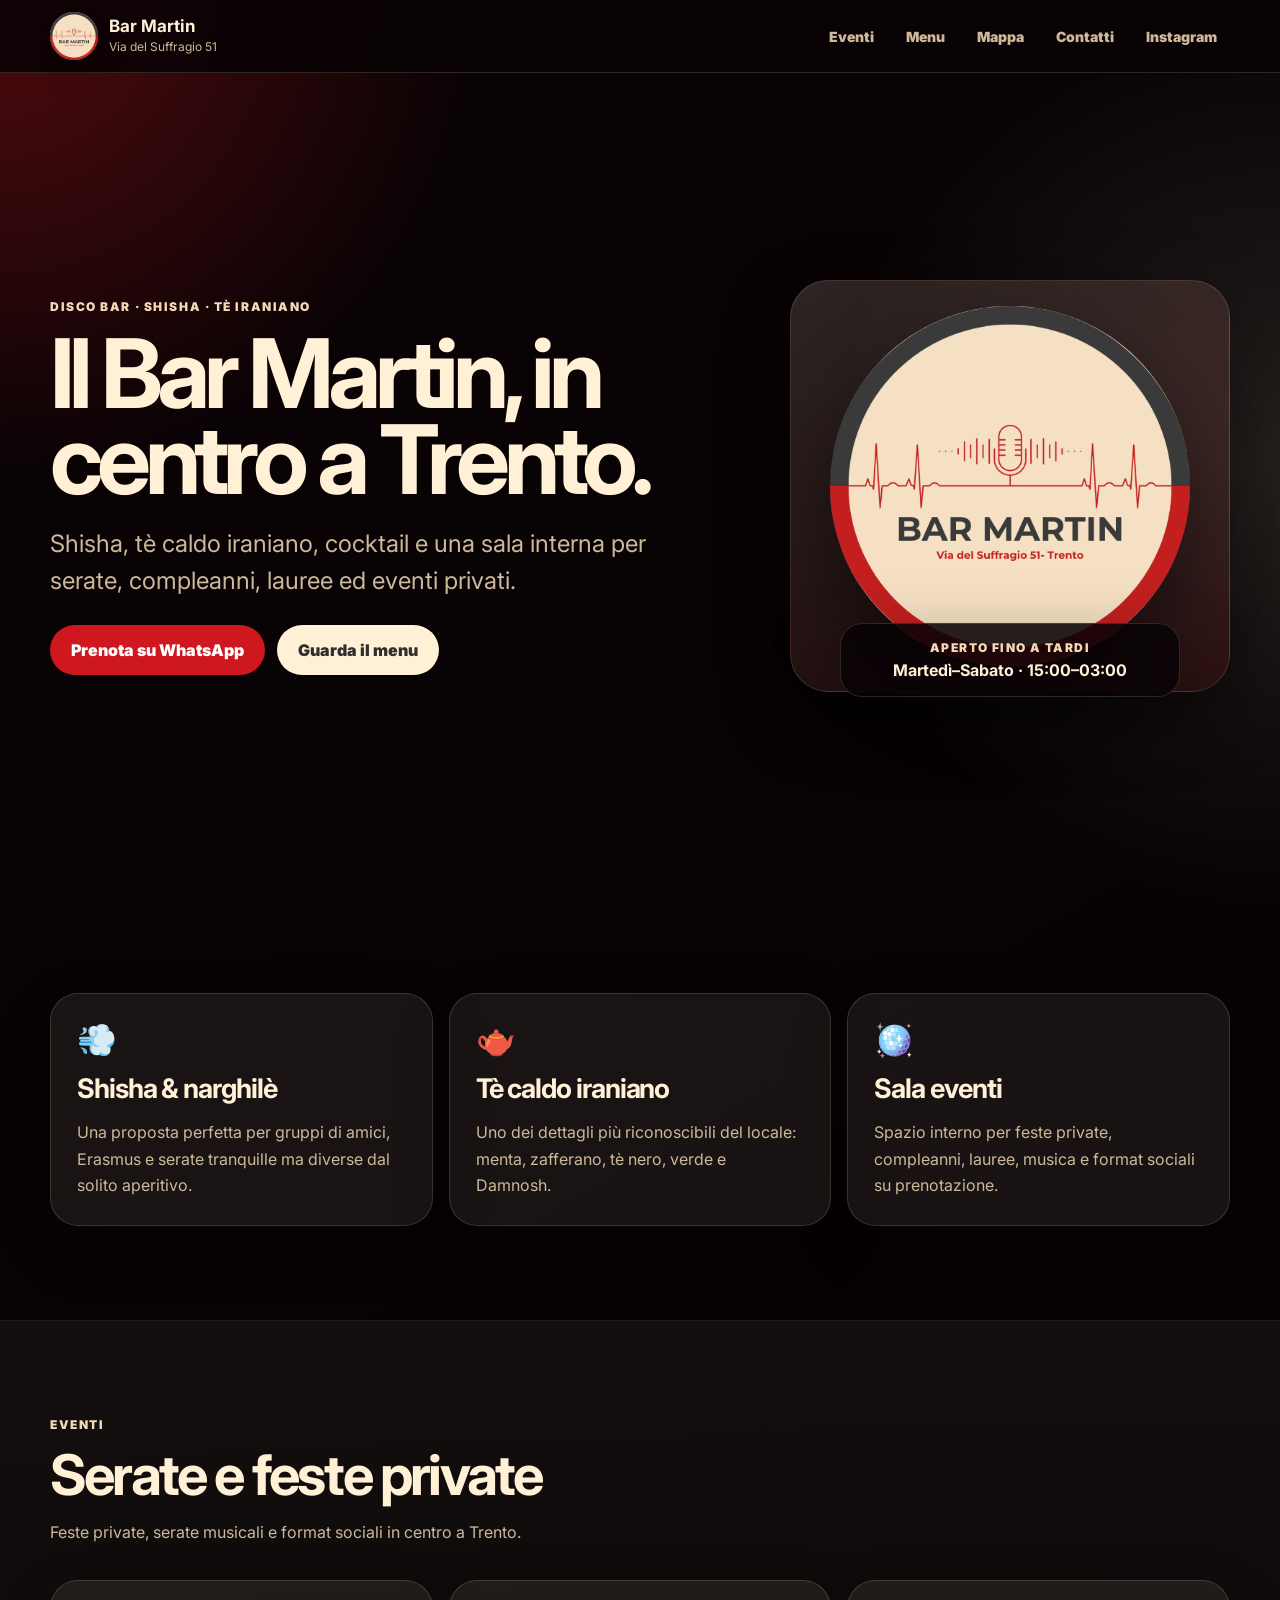
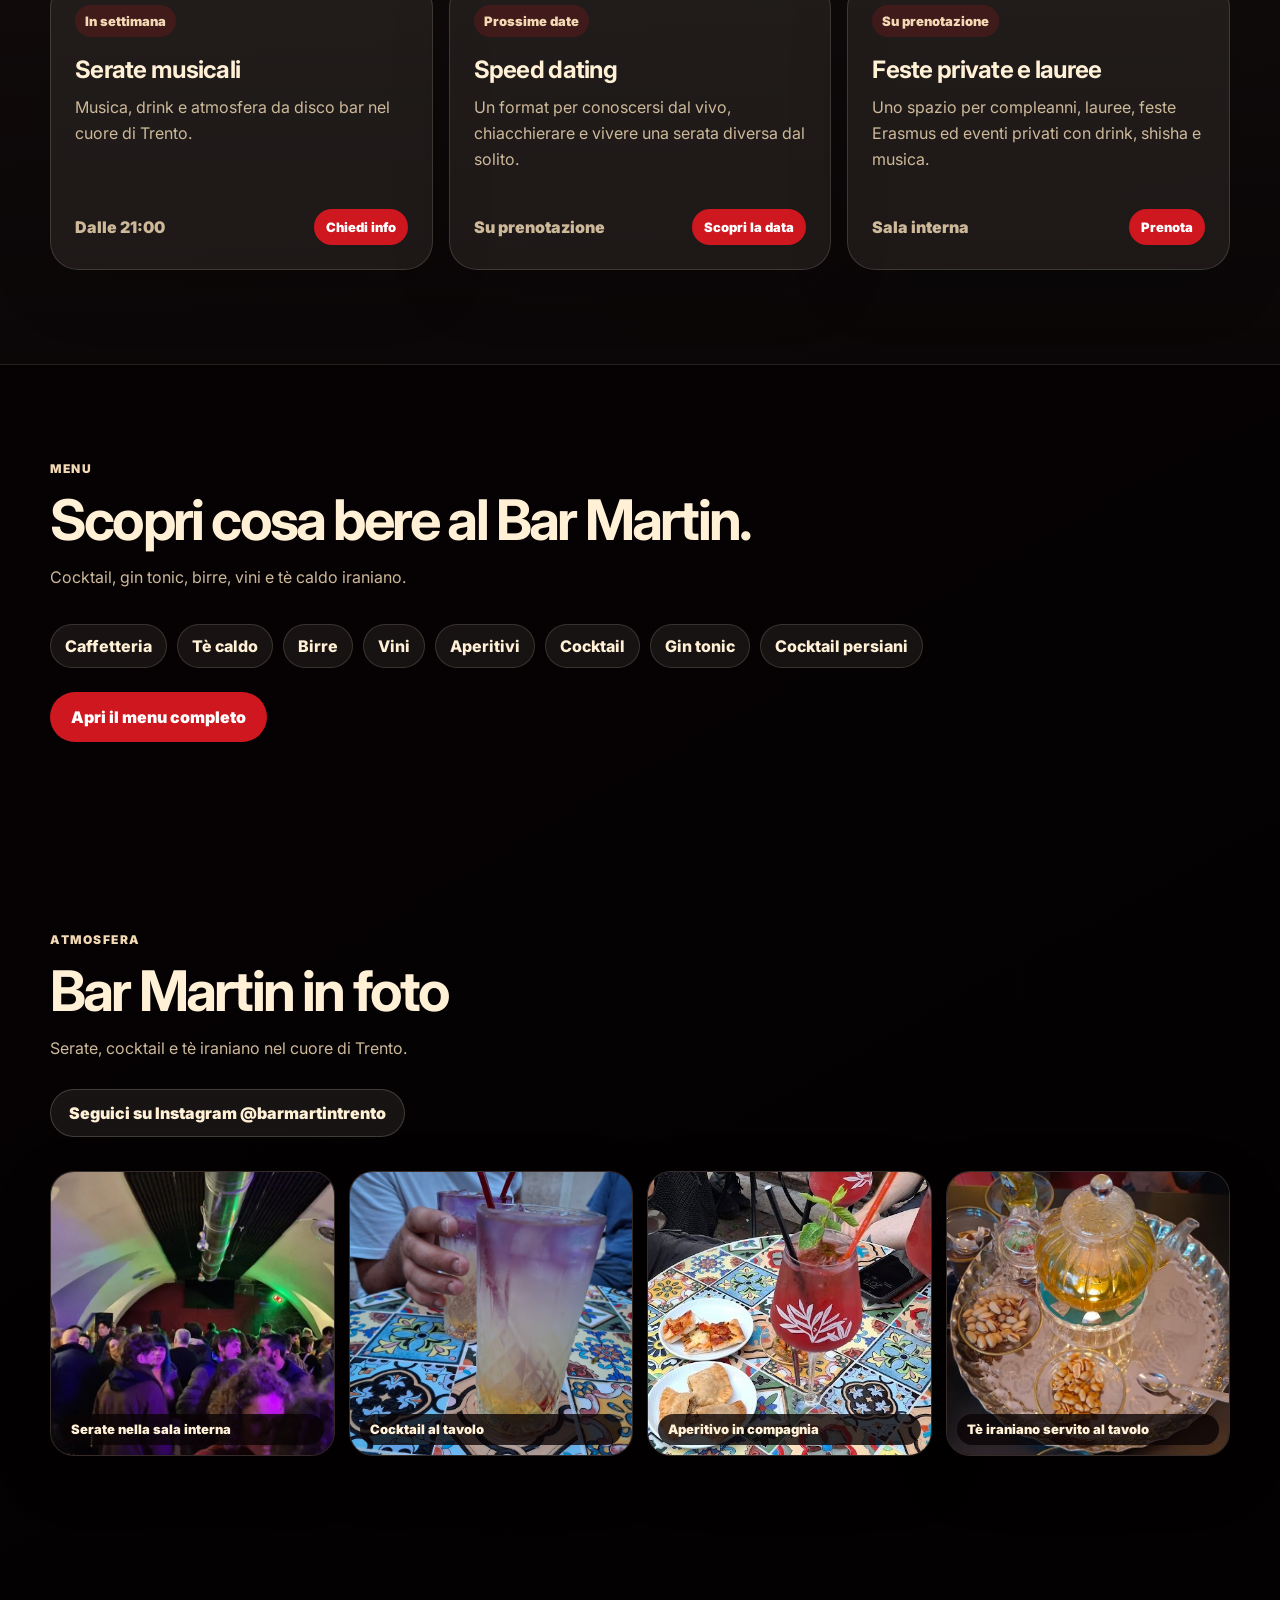
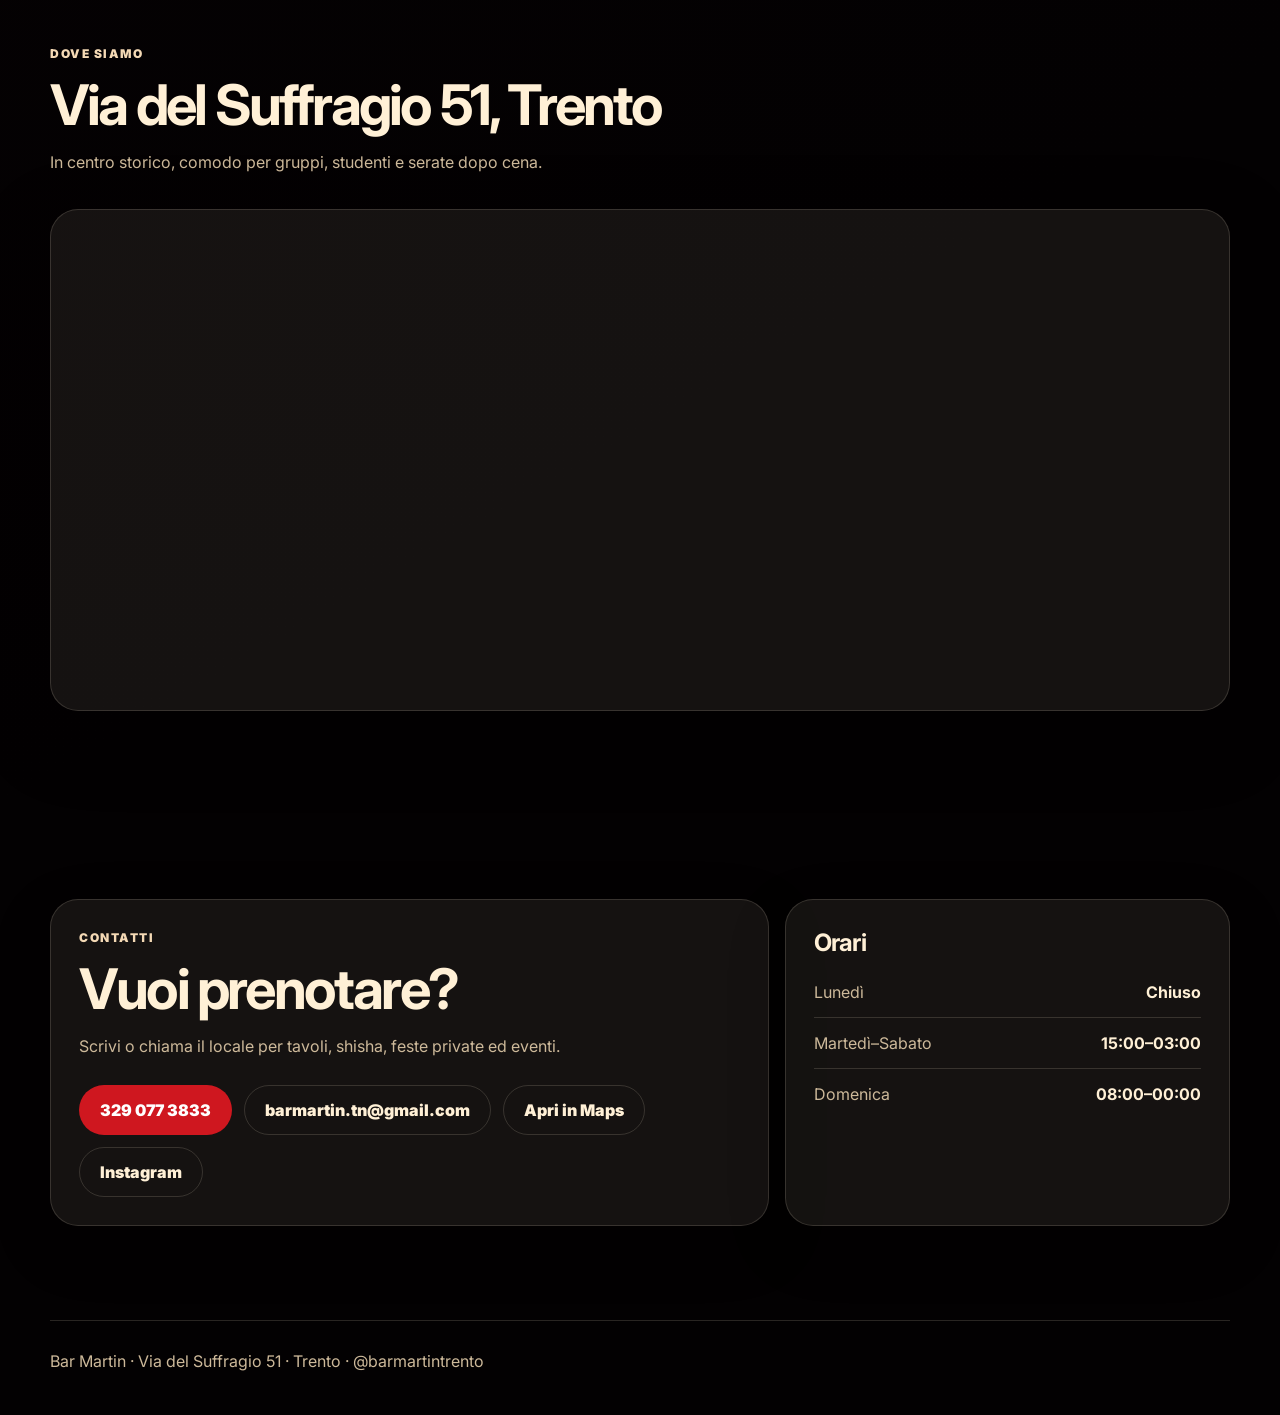
<file: index.html>
<!doctype html>
<html lang="it">
<head>
  <meta charset="utf-8" />
  <meta name="viewport" content="width=device-width, initial-scale=1" />
  <title>Bar Martin Trento | Shisha, tè iraniano e serate in centro</title>
  <meta name="description" content="Bar Martin in Via del Suffragio 51 a Trento: shisha, tè iraniano, cocktail, eventi e feste private nel cuore della città." />
  <meta property="og:title" content="Bar Martin Trento" />
  <meta property="og:description" content="Shisha, tè iraniano, cocktail ed eventi in Via del Suffragio 51 a Trento." />
  <meta property="og:type" content="website" />
  <link rel="preconnect" href="https://fonts.googleapis.com">
  <link rel="preconnect" href="https://fonts.gstatic.com" crossorigin>
  <link href="https://fonts.googleapis.com/css2?family=Inter:wght@400;600;700;800;900&display=swap" rel="stylesheet">
  <link rel="stylesheet" href="css/martin.css?v=20260701-3" />
  <link rel="stylesheet" href="css/assets.css?v=20260701-8" />
</head>
<body>
  <header class="topbar" id="top">
    <a class="brand" href="index.html" aria-label="Bar Martin Trento">
      <span class="logo-emblem" aria-hidden="true"></span>
      <span>
        <strong>Bar Martin</strong>
        <small>Via del Suffragio 51</small>
      </span>
    </a>
    <button class="nav-toggle" id="navToggle" aria-label="Apri menu">☰</button>
    <nav class="nav" id="navMenu" aria-label="Navigazione principale">
      <a href="#eventi">Eventi</a>
      <a href="menu.html">Menu</a>
      <a href="#mappa">Mappa</a>
      <a href="#contatti">Contatti</a>
      <a href="https://www.instagram.com/barmartintrento/" target="_blank" rel="noopener">Instagram</a>
    </nav>
  </header>

  <main>
    <section class="hero">
      <div class="hero-copy reveal">
        <p class="eyebrow">Disco bar · Shisha · Tè iraniano</p>
        <h1>Il Bar Martin, in centro a Trento.</h1>
        <p class="lead">Shisha, tè caldo iraniano, cocktail e una sala interna per serate, compleanni, lauree ed eventi privati.</p>
        <div class="actions">
          <a class="btn primary" href="https://wa.me/393290773833?text=Ciao%20Bar%20Martin%2C%20vorrei%20prenotare" target="_blank" rel="noopener">Prenota su WhatsApp</a>
          <a class="btn secondary" href="menu.html">Guarda il menu</a>
        </div>
      </div>
      <div class="hero-visual reveal delay-1">
        <div class="hero-logo" aria-label="Logo Bar Martin"></div>
        <div class="quick-card">
          <span>Aperto fino a tardi</span>
          <strong>Martedì–Sabato · 15:00–03:00</strong>
        </div>
      </div>
    </section>

    <section class="section intro-grid" aria-label="Punti forti del Bar Martin">
      <article class="info-card reveal">
        <span class="icon">💨</span>
        <h2>Shisha & narghilè</h2>
        <p>Una proposta perfetta per gruppi di amici, Erasmus e serate tranquille ma diverse dal solito aperitivo.</p>
      </article>
      <article class="info-card reveal delay-1">
        <span class="icon">🫖</span>
        <h2>Tè caldo iraniano</h2>
        <p>Uno dei dettagli più riconoscibili del locale: menta, zafferano, tè nero, verde e Damnosh.</p>
      </article>
      <article class="info-card reveal delay-2">
        <span class="icon">🪩</span>
        <h2>Sala eventi</h2>
        <p>Spazio interno per feste private, compleanni, lauree, musica e format sociali su prenotazione.</p>
      </article>
    </section>

    <section id="eventi" class="section soft-panel">
      <div class="section-title reveal">
        <p class="eyebrow">Eventi</p>
        <h2>Serate e feste private</h2>
        <p>Feste private, serate musicali e format sociali in centro a Trento.</p>
      </div>
      <div class="events-list" id="eventsGrid"></div>
    </section>

    <section class="section menu-teaser">
      <div class="section-title reveal">
        <p class="eyebrow">Menu</p>
        <h2>Scopri cosa bere al Bar Martin.</h2>
        <p>Cocktail, gin tonic, birre, vini e tè caldo iraniano.</p>
      </div>
      <div class="teaser-cards reveal delay-1">
        <span>Caffetteria</span>
        <span>Tè caldo</span>
        <span>Birre</span>
        <span>Vini</span>
        <span>Aperitivi</span>
        <span>Cocktail</span>
        <span>Gin tonic</span>
        <span>Cocktail persiani</span>
      </div>
      <a class="btn primary wide-mobile" href="menu.html">Apri il menu completo</a>
    </section>

    <section class="section gallery-section" aria-label="Foto del locale">
      <div class="section-title reveal">
        <p class="eyebrow">Atmosfera</p>
        <h2>Bar Martin in foto</h2>
        <p>Serate, cocktail e tè iraniano nel cuore di Trento.</p>
        <a class="social-link" href="https://www.instagram.com/barmartintrento/" target="_blank" rel="noopener">Seguici su Instagram @barmartintrento</a>
      </div>
      <div class="gallery-grid">
        <figure class="photo-card reveal">
          <img src="images/foto-sala-eventi.jpg" alt="Sala interna del Bar Martin durante un evento" loading="lazy">
          <figcaption>Serate nella sala interna</figcaption>
        </figure>
        <figure class="photo-card reveal delay-1">
          <img src="images/foto-cocktail-lilla.jpg" alt="Cocktail lilla serviti al Bar Martin" loading="lazy">
          <figcaption>Cocktail al tavolo</figcaption>
        </figure>
        <figure class="photo-card reveal">
          <img src="images/foto-aperitivo-cocktail-rossi.jpg" alt="Cocktail rossi e aperitivo al Bar Martin" loading="lazy">
          <figcaption>Aperitivo in compagnia</figcaption>
        </figure>
        <figure class="photo-card reveal delay-1">
          <img src="images/foto-te-iraniano.jpg" alt="Tè iraniano servito al Bar Martin" loading="lazy">
          <figcaption>Tè iraniano servito al tavolo</figcaption>
        </figure>
      </div>
    </section>

    <section id="mappa" class="section map-section">
      <div class="section-title reveal">
        <p class="eyebrow">Dove siamo</p>
        <h2>Via del Suffragio 51, Trento</h2>
        <p>In centro storico, comodo per gruppi, studenti e serate dopo cena.</p>
      </div>
      <div class="map-card reveal delay-1">
        <iframe title="Mappa Bar Martin Trento" loading="lazy" referrerpolicy="no-referrer-when-downgrade" src="https://www.google.com/maps?q=Bar%20Martin%20Via%20del%20Suffragio%2051%20Trento&output=embed"></iframe>
      </div>
    </section>

    <section id="contatti" class="section contact-section">
      <div class="contact-card reveal">
        <p class="eyebrow">Contatti</p>
        <h2>Vuoi prenotare?</h2>
        <p>Scrivi o chiama il locale per tavoli, shisha, feste private ed eventi.</p>
        <div class="contact-actions">
          <a href="tel:+393290773833">329 077 3833</a>
          <a href="mailto:barmartin.tn@gmail.com">barmartin.tn@gmail.com</a>
          <a href="https://www.google.com/maps/search/?api=1&query=Bar%20Martin%20Via%20del%20Suffragio%2051%20Trento" target="_blank" rel="noopener">Apri in Maps</a>
          <a href="https://www.instagram.com/barmartintrento/" target="_blank" rel="noopener">Instagram</a>
        </div>
      </div>
      <div class="hours-card reveal delay-1">
        <h3>Orari</h3>
        <ul>
          <li><span>Lunedì</span><strong>Chiuso</strong></li>
          <li><span>Martedì–Sabato</span><strong>15:00–03:00</strong></li>
          <li><span>Domenica</span><strong>08:00–00:00</strong></li>
        </ul>
      </div>
    </section>
  </main>

  <div class="mobile-cta" aria-label="Azioni rapide">
    <a href="menu.html">Menu</a>
    <a href="https://wa.me/393290773833?text=Ciao%20Bar%20Martin%2C%20vorrei%20prenotare" target="_blank" rel="noopener">Prenota</a>
  </div>

  <footer class="footer">
    <span>Bar Martin · Via del Suffragio 51 · Trento · @barmartintrento</span>
  </footer>

  <script src="js/content.js?v=20260701-3"></script>
  <script src="js/app.js?v=20260701-3"></script>
</body>
</html>
</file>
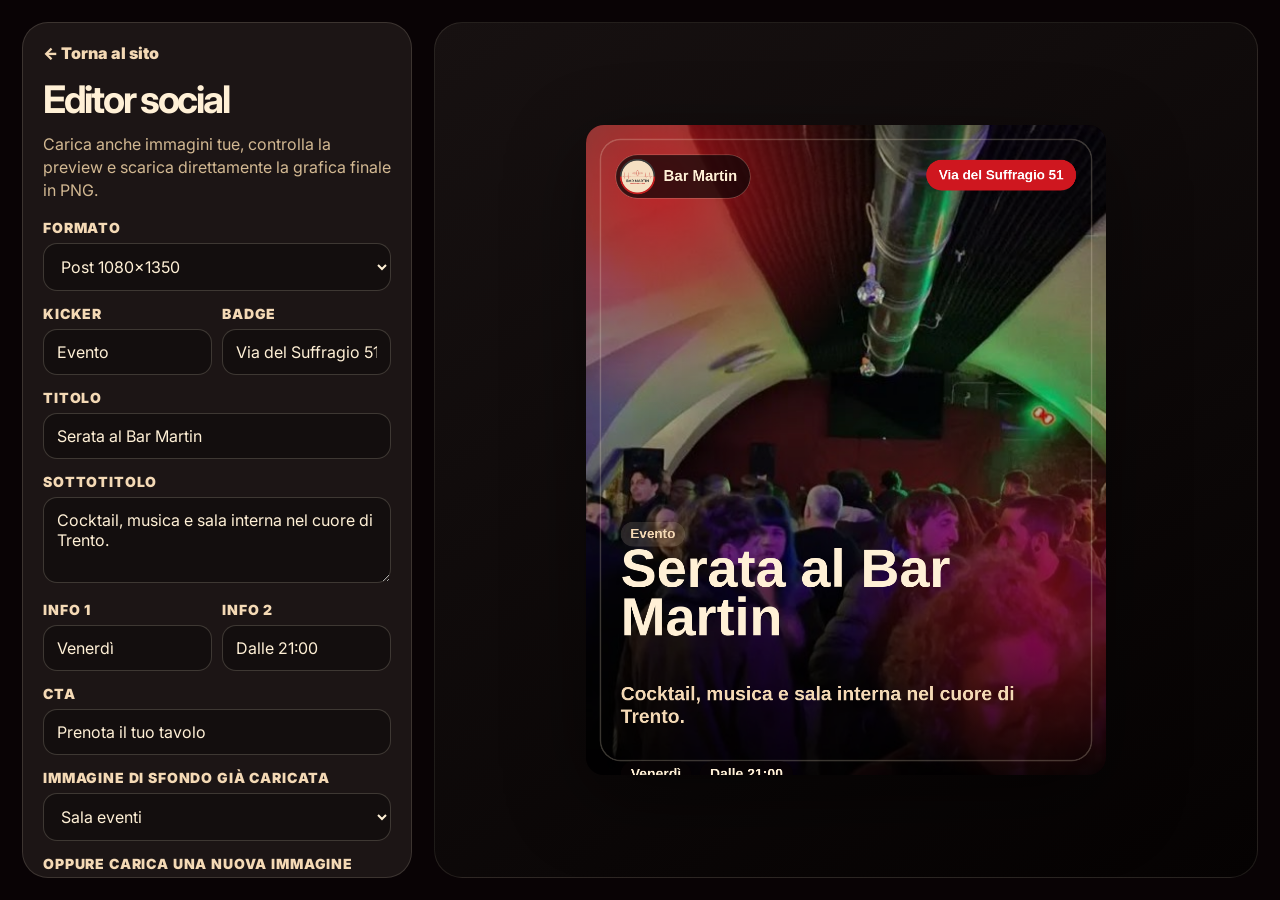
<file: editor-social.html>
<!doctype html>
<html lang="it">
<head>
  <meta charset="utf-8" />
  <meta name="viewport" content="width=device-width, initial-scale=1" />
  <title>Editor social | Bar Martin</title>
  <link rel="preconnect" href="https://fonts.googleapis.com">
  <link rel="preconnect" href="https://fonts.gstatic.com" crossorigin>
  <link href="https://fonts.googleapis.com/css2?family=Inter:wght@400;700;800;900&display=swap" rel="stylesheet">
  <style>
    :root{--night:#090305;--red:#cf171f;--cream:#fff0d6;--gold:#f4d9b5;--muted:#d2b892}
    *{box-sizing:border-box} body{margin:0;background:var(--night);color:var(--cream);font-family:Inter,Arial,sans-serif}
    .app{min-height:100vh;display:grid;grid-template-columns:390px 1fr;gap:22px;padding:22px}
    .panel{background:rgba(255,240,214,.08);border:1px solid rgba(255,240,214,.14);border-radius:26px;padding:20px;max-height:calc(100vh - 44px);overflow:auto}
    .toplink{color:var(--gold);font-weight:900;text-decoration:none} h1{font-size:38px;line-height:.95;margin:18px 0 8px;letter-spacing:-.06em} p{color:var(--muted);line-height:1.45}
    label{display:block;margin:14px 0 7px;color:var(--gold);font-weight:900;font-size:14px;text-transform:uppercase;letter-spacing:.06em}
    input,textarea,select{width:100%;border:1px solid rgba(255,240,214,.18);background:rgba(0,0,0,.30);color:var(--cream);border-radius:14px;padding:12px 13px;font:inherit} input[type=file]{padding:10px;background:rgba(255,240,214,.06)} textarea{min-height:86px;resize:vertical}
    .row{display:grid;grid-template-columns:1fr 1fr;gap:10px}.actions{display:grid;grid-template-columns:1fr 1fr;gap:10px;margin-top:18px}.btn{border:0;border-radius:999px;padding:14px 18px;font-weight:950;background:var(--red);color:white;text-align:center;text-decoration:none;cursor:pointer}.btn.alt{background:var(--cream);color:#180607}.btn.full{grid-column:1/-1}
    .stage{min-height:calc(100vh - 44px);display:grid;place-items:center;background:linear-gradient(145deg,#171111,#050202);border:1px solid rgba(255,240,214,.10);border-radius:28px;overflow:auto;padding:28px}
    canvas{max-width:min(100%,520px);max-height:calc(100vh - 90px);border-radius:18px;box-shadow:0 24px 80px rgba(0,0,0,.42);background:#090305}.hint{font-size:13px;margin-top:12px}.hidden{display:none}
    @media(max-width:900px){.app{grid-template-columns:1fr}.panel{max-height:none}.stage{min-height:520px}canvas{max-height:620px}.actions{grid-template-columns:1fr}}
  </style>
</head>
<body>
  <main class="app">
    <section class="panel">
      <a class="toplink" href="index.html">← Torna al sito</a>
      <h1>Editor social</h1>
      <p>Carica anche immagini tue, controlla la preview e scarica direttamente la grafica finale in PNG.</p>

      <label>Formato</label>
      <select id="format"><option value="post">Post 1080×1350</option><option value="story">Story 1080×1920</option></select>

      <div class="row"><div><label>Kicker</label><input id="kicker" value="Evento"></div><div><label>Badge</label><input id="badge" value="Via del Suffragio 51"></div></div>
      <label>Titolo</label><input id="title" value="Serata al Bar Martin">
      <label>Sottotitolo</label><textarea id="subtitle">Cocktail, musica e sala interna nel cuore di Trento.</textarea>
      <div class="row"><div><label>Info 1</label><input id="date" value="Venerdì"></div><div><label>Info 2</label><input id="time" value="Dalle 21:00"></div></div>
      <label>CTA</label><input id="cta" value="Prenota il tuo tavolo">

      <label>Immagine di sfondo già caricata</label>
      <select id="image"><option value="foto-sala-eventi.jpg">Sala eventi</option><option value="foto-cocktail-lilla.jpg">Cocktail lilla</option><option value="foto-aperitivo-cocktail-rossi.jpg">Aperitivo</option><option value="foto-te-iraniano.jpg">Tè iraniano</option></select>
      <label>Oppure carica una nuova immagine</label>
      <input id="upload" type="file" accept="image/*">
      <p class="hint">L'immagine caricata resta solo nel tuo browser e non viene pubblicata sul sito.</p>

      <div class="actions">
        <button class="btn" id="randomText">Proposta rapida</button>
        <button class="btn alt" id="clearUpload">Usa foto sito</button>
        <button class="btn full" id="downloadBtn">Scarica PNG finale</button>
      </div>
    </section>
    <section class="stage"><canvas id="canvas" width="1080" height="1350"></canvas></section>
  </main>

  <script>
    const $ = id => document.getElementById(id);
    const canvas = $('canvas');
    const ctx = canvas.getContext('2d');
    const fields = ['format','kicker','badge','title','subtitle','date','time','cta','image'];
    let bg = new Image();
    let logo = new Image();
    let customBgData = '';
    bg.crossOrigin = 'anonymous';
    logo.crossOrigin = 'anonymous';
    logo.src = 'images/logo.png';

    function bgPath(){ return customBgData || 'images/' + $('image').value; }

    function loadBg(){
      bg = new Image();
      bg.crossOrigin = 'anonymous';
      bg.onload = draw;
      bg.src = bgPath();
    }

    function fitImage(img, x, y, w, h){
      const ir = img.width / img.height;
      const r = w / h;
      let sw, sh, sx, sy;
      if(ir > r){ sh = img.height; sw = sh * r; sx = (img.width - sw) / 2; sy = 0; }
      else { sw = img.width; sh = sw / r; sx = 0; sy = (img.height - sh) / 2; }
      ctx.drawImage(img, sx, sy, sw, sh, x, y, w, h);
    }

    function roundRect(x,y,w,h,r){
      ctx.beginPath();
      ctx.moveTo(x+r,y); ctx.arcTo(x+w,y,x+w,y+h,r); ctx.arcTo(x+w,y+h,x,y+h,r); ctx.arcTo(x,y+h,x,y,r); ctx.arcTo(x,y,x+w,y,r); ctx.closePath();
    }

    function wrapText(text, x, y, maxWidth, lineHeight, maxLines){
      const words = String(text).split(' ');
      let line = '', lines = [];
      for(const word of words){
        const test = line ? line + ' ' + word : word;
        if(ctx.measureText(test).width > maxWidth && line){ lines.push(line); line = word; }
        else line = test;
      }
      if(line) lines.push(line);
      if(maxLines && lines.length > maxLines){ lines = lines.slice(0, maxLines); lines[maxLines-1] += '…'; }
      lines.forEach((l,i)=>ctx.fillText(l,x,y+i*lineHeight));
      return y + lines.length * lineHeight;
    }

    function pill(text, x, y, fontSize, fill, color){
      ctx.font = '900 ' + fontSize + 'px Inter, Arial';
      const padX = fontSize * .72, padY = fontSize * .42;
      const w = ctx.measureText(text).width + padX*2, h = fontSize + padY*2;
      ctx.save(); roundRect(x,y,w,h,h/2); ctx.fillStyle = fill; ctx.fill(); ctx.fillStyle = color; ctx.textBaseline='middle'; ctx.fillText(text,x+padX,y+h/2+1); ctx.restore();
      return {w,h};
    }

    function drawLogo(x,y,scale){
      const size = 74*scale;
      ctx.save();
      roundRect(x,y,size+205*scale,size+16*scale,(size+16*scale)/2); ctx.fillStyle='rgba(9,3,5,.70)'; ctx.fill();
      ctx.strokeStyle='rgba(255,240,214,.18)'; ctx.lineWidth=2*scale; ctx.stroke();
      if(logo.complete) { ctx.save(); ctx.beginPath(); ctx.arc(x+8*scale+size/2,y+8*scale+size/2,size/2,0,Math.PI*2); ctx.clip(); ctx.drawImage(logo,x+8*scale,y+8*scale,size,size); ctx.restore(); }
      ctx.fillStyle='#fff0d6'; ctx.font='900 '+(31*scale)+'px Inter, Arial'; ctx.textBaseline='middle'; ctx.fillText('Bar Martin',x+size+25*scale,y+size/2+8*scale);
      ctx.restore();
    }

    function draw(){
      const isStory = $('format').value === 'story';
      const W = isStory ? 1080 : 1080, H = isStory ? 1920 : 1350;
      canvas.width = W; canvas.height = H;
      ctx.clearRect(0,0,W,H);
      ctx.fillStyle = '#090305'; ctx.fillRect(0,0,W,H);
      if(bg.complete && bg.width) fitImage(bg,0,0,W,H);

      let g = ctx.createLinearGradient(0,0,0,H);
      g.addColorStop(0,'rgba(0,0,0,.42)'); g.addColorStop(.36,'rgba(0,0,0,.16)'); g.addColorStop(1,'rgba(0,0,0,.88)');
      ctx.fillStyle = g; ctx.fillRect(0,0,W,H);
      let r1 = ctx.createRadialGradient(150,130,10,150,130,470); r1.addColorStop(0,'rgba(207,23,31,.78)'); r1.addColorStop(1,'rgba(207,23,31,0)'); ctx.fillStyle=r1; ctx.fillRect(0,0,W,H);
      let r2 = ctx.createRadialGradient(W-120,H*0.72,10,W-120,H*0.72,420); r2.addColorStop(0,'rgba(207,23,31,.48)'); r2.addColorStop(1,'rgba(207,23,31,0)'); ctx.fillStyle=r2; ctx.fillRect(0,0,W,H);

      const m = isStory ? 70 : 62;
      drawLogo(m,m,isStory?1.05:1);
      const badgeText = $('badge').value;
      ctx.font = '900 '+(isStory?30:28)+'px Inter, Arial';
      const bw = ctx.measureText(badgeText).width + 52, bh = isStory ? 68 : 64;
      ctx.save(); roundRect(W-m-bw,m+10,bw,bh,bh/2); ctx.fillStyle='#cf171f'; ctx.fill(); ctx.fillStyle='#fff'; ctx.textBaseline='middle'; ctx.fillText(badgeText,W-m-bw+26,m+10+bh/2+1); ctx.restore();

      ctx.strokeStyle='rgba(255,240,214,.22)'; ctx.lineWidth=isStory?3:3; roundRect(isStory?38:30,isStory?38:30,W-(isStory?76:60),H-(isStory?76:60),isStory?54:42); ctx.stroke();

      const left = isStory ? 78 : 72, bottom = isStory ? 135 : 76;
      const baseY = H - bottom;
      ctx.textBaseline='alphabetic';
      const titleSize = isStory ? 138 : 112;
      const subtitleSize = isStory ? 48 : 40;
      const kickerSize = isStory ? 30 : 28;
      const infoSize = isStory ? 34 : 29;
      const ctaSize = isStory ? 40 : 34;

      pill($('kicker').value,left,baseY-(isStory?575:450),kickerSize,'rgba(255,240,214,.13)','#f4d9b5');
      ctx.fillStyle='#fff0d6'; ctx.font='900 '+titleSize+'px Inter, Arial';
      let y = wrapText($('title').value,left,baseY-(isStory?405:315),W-left*2,titleSize*.90,isStory?3:2);
      ctx.fillStyle='#f4d9b5'; ctx.font='850 '+subtitleSize+'px Inter, Arial';
      y = wrapText($('subtitle').value,left,y+34,W-left*2,subtitleSize*1.18,2);
      const p1 = pill($('date').value,left,y+32,infoSize,'rgba(9,3,5,.72)','#fff0d6');
      pill($('time').value,left+p1.w+18,y+32,infoSize,'rgba(9,3,5,.72)','#fff0d6');
      pill($('cta').value,left,y+32+p1.h+28,ctaSize,'#fff0d6','#170607');
    }

    function render(){ loadBg(); }
    fields.forEach(id=>{$(id).addEventListener('input',render);$(id).addEventListener('change',render)});
    $('upload').addEventListener('change', e=>{
      const file = e.target.files && e.target.files[0];
      if(!file) return;
      const reader = new FileReader();
      reader.onload = () => { customBgData = reader.result; loadBg(); };
      reader.readAsDataURL(file);
    });
    $('clearUpload').addEventListener('click',()=>{ customBgData=''; $('upload').value=''; loadBg(); });
    $('downloadBtn').addEventListener('click',()=>{
      draw();
      const a = document.createElement('a');
      const name = ($('format').value === 'story') ? 'bar-martin-story.png' : 'bar-martin-post.png';
      a.download = name; a.href = canvas.toDataURL('image/png'); a.click();
    });
    $('randomText').addEventListener('click',()=>{ $('kicker').value='Questa sera'; $('title').value='Cocktail night'; $('subtitle').value='Drink, musica e atmosfera calda in centro a Trento.'; $('date').value='Stasera'; $('time').value='Dalle 21:00'; $('cta').value='Scrivici per prenotare'; $('image').value='foto-cocktail-lilla.jpg'; customBgData=''; $('upload').value=''; render(); });
    logo.onload = draw;
    loadBg();
  </script>
</body>
</html>
</file>
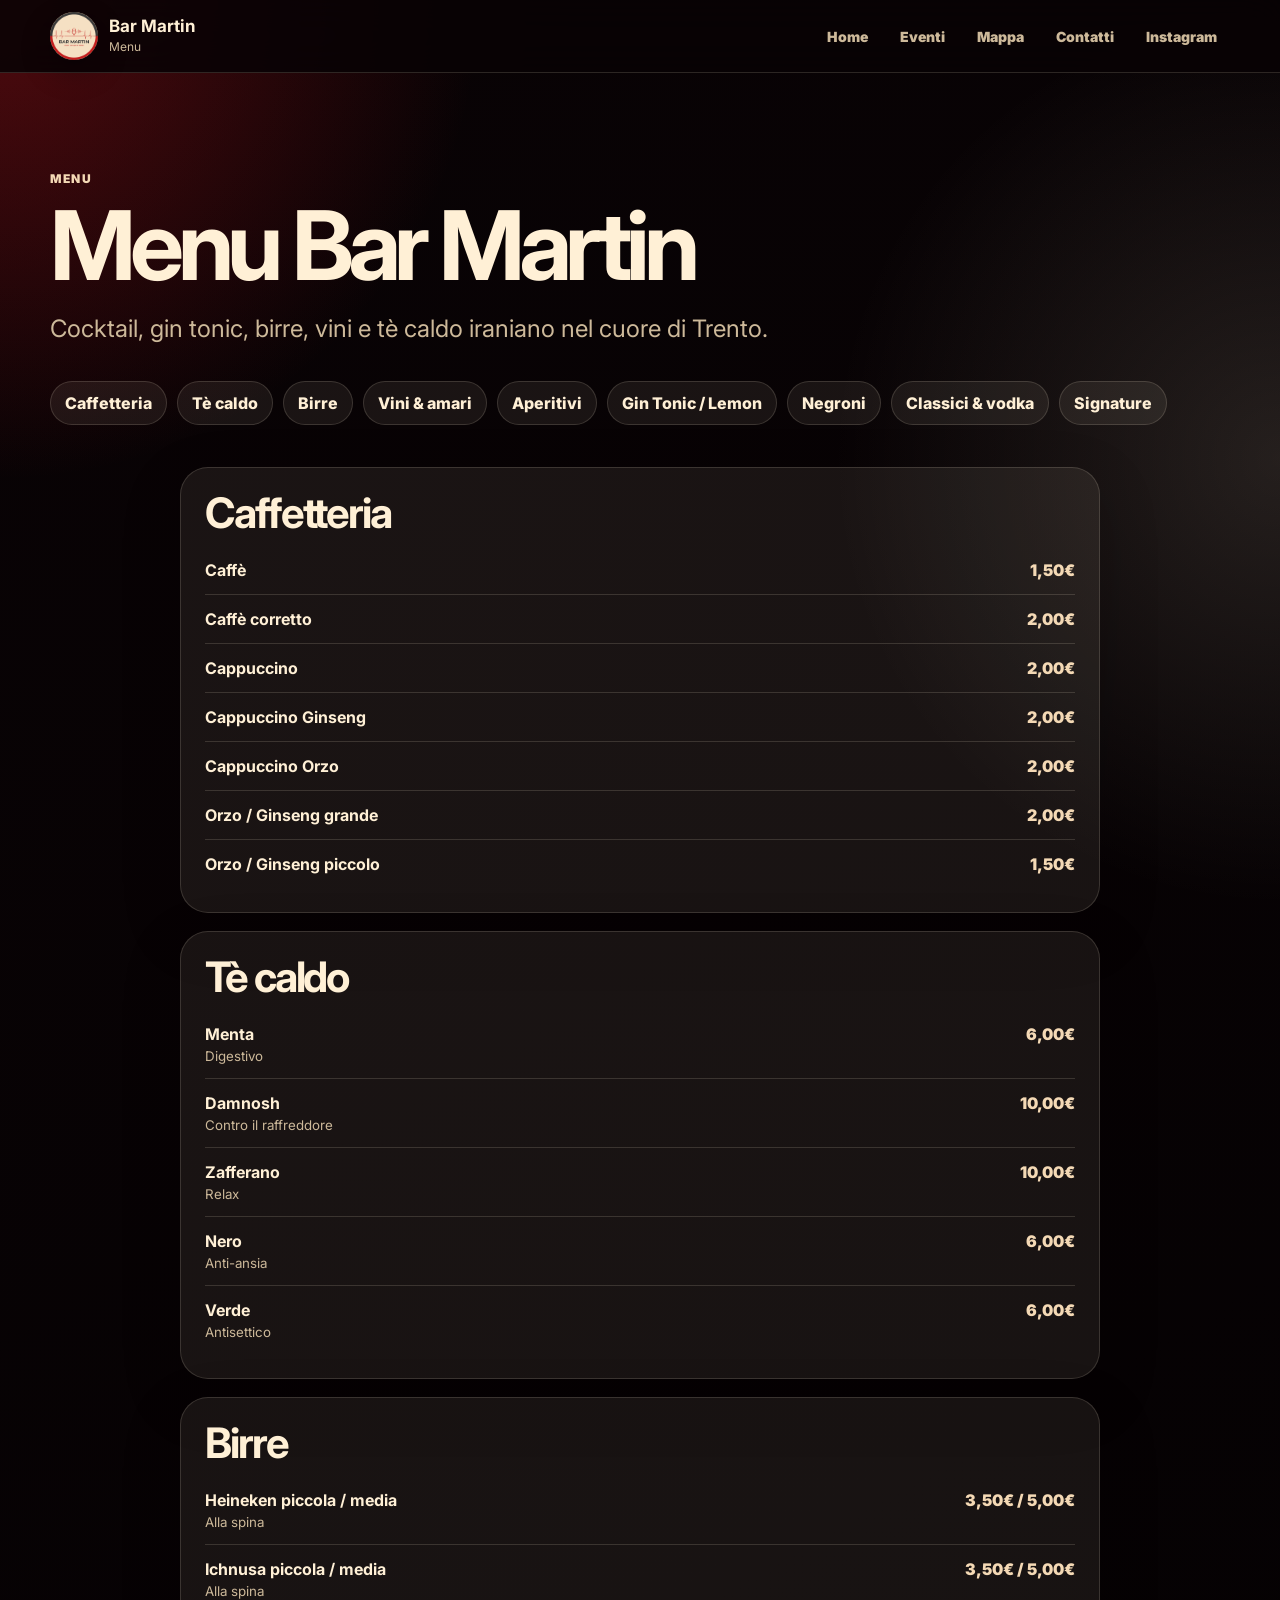
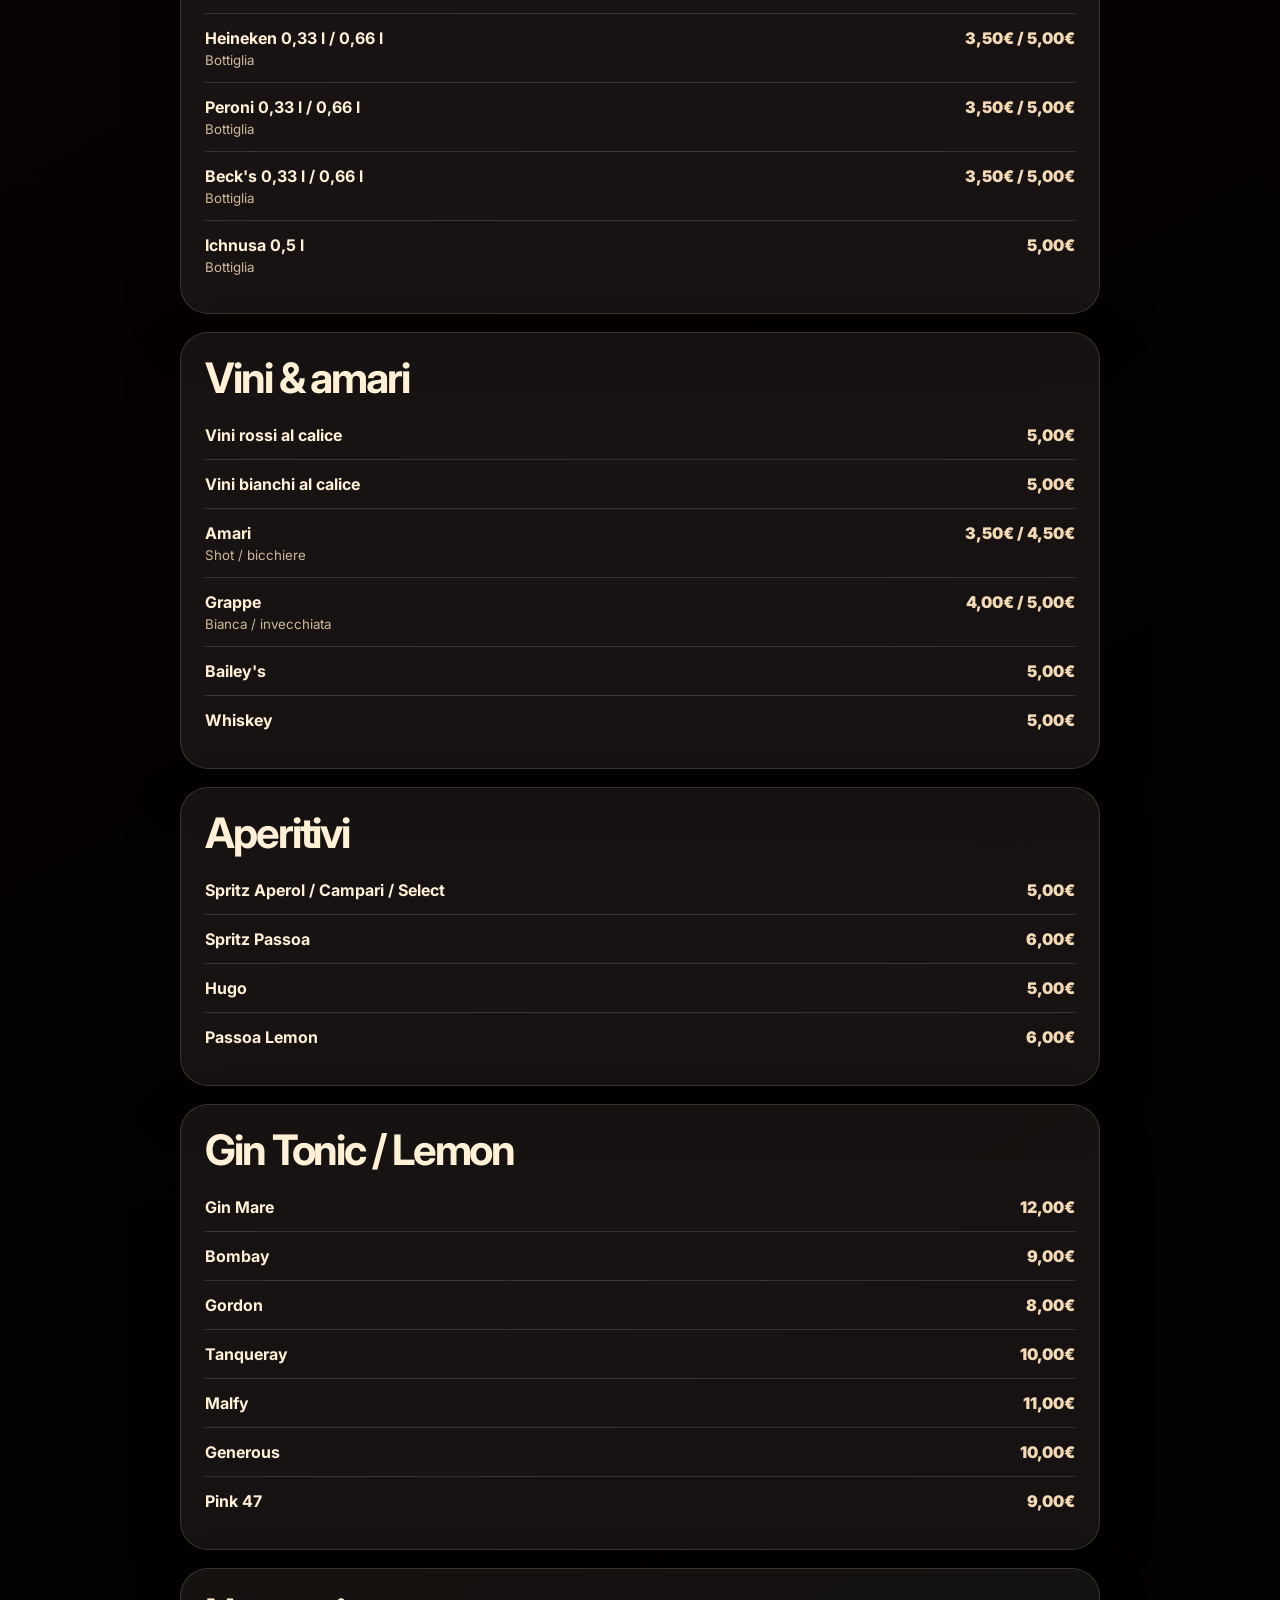
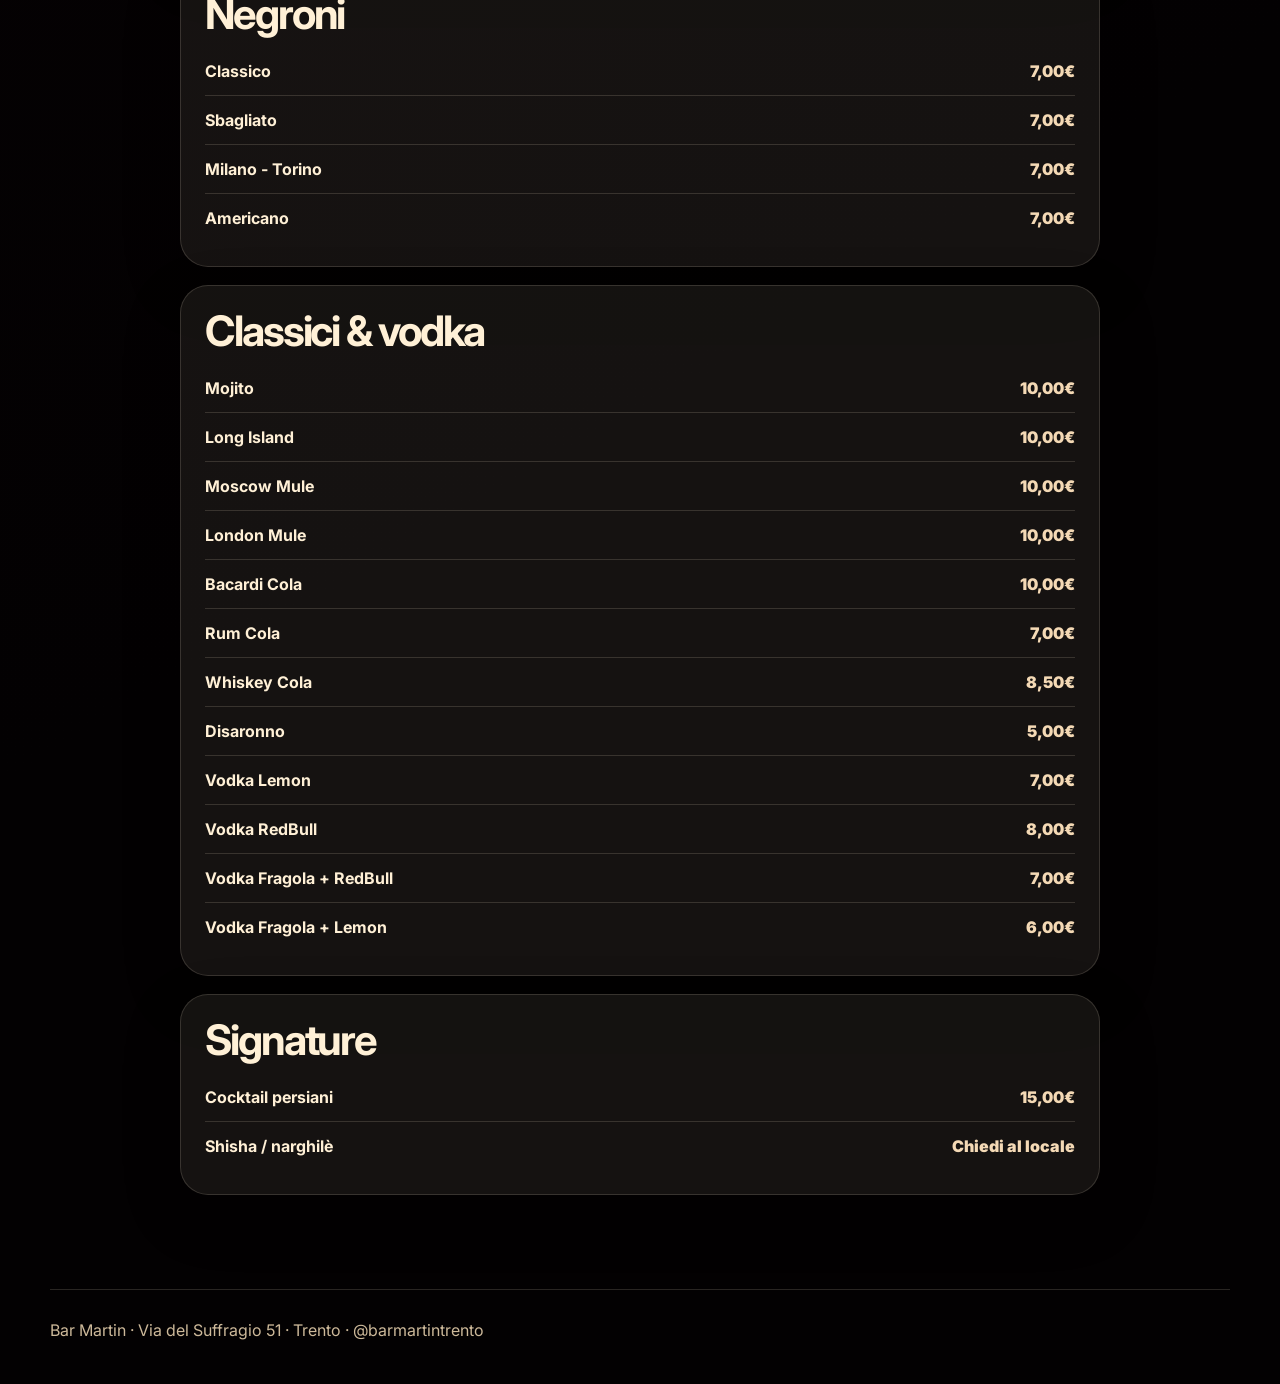
<file: menu.html>
<!doctype html>
<html lang="it">
<head>
  <meta charset="utf-8" />
  <meta name="viewport" content="width=device-width, initial-scale=1" />
  <title>Menu | Bar Martin Trento</title>
  <meta name="description" content="Menu del Bar Martin Trento: caffetteria, tè caldo, birre, vini, amari, aperitivi, cocktail, gin tonic e cocktail persiani." />
  <link rel="preconnect" href="https://fonts.googleapis.com">
  <link rel="preconnect" href="https://fonts.gstatic.com" crossorigin>
  <link href="https://fonts.googleapis.com/css2?family=Inter:wght@400;600;700;800;900&display=swap" rel="stylesheet">
  <link rel="stylesheet" href="css/martin.css?v=20260701-3" />
  <link rel="stylesheet" href="css/assets.css?v=20260701-7" />
</head>
<body>
  <header class="topbar" id="top">
    <a class="brand" href="index.html" aria-label="Torna alla home Bar Martin">
      <span class="logo-emblem" aria-hidden="true"></span>
      <span>
        <strong>Bar Martin</strong>
        <small>Menu</small>
      </span>
    </a>
    <button class="nav-toggle" id="navToggle" aria-label="Apri menu">☰</button>
    <nav class="nav" id="navMenu" aria-label="Navigazione principale">
      <a href="index.html">Home</a>
      <a href="index.html#eventi">Eventi</a>
      <a href="index.html#mappa">Mappa</a>
      <a href="index.html#contatti">Contatti</a>
      <a href="https://www.instagram.com/barmartintrento/" target="_blank" rel="noopener">Instagram</a>
    </nav>
  </header>

  <main>
    <section class="menu-hero section">
      <div class="section-title reveal">
        <p class="eyebrow">Menu</p>
        <h1>Menu Bar Martin</h1>
        <p class="lead">Cocktail, gin tonic, birre, vini e tè caldo iraniano nel cuore di Trento.</p>
      </div>
      <div class="menu-pills reveal delay-1" id="menuPills" aria-label="Categorie menu"></div>
    </section>

    <section class="section menu-page" id="menuSections" aria-live="polite"></section>
  </main>

  <div class="mobile-cta" aria-label="Azioni rapide">
    <a href="index.html">Home</a>
    <a href="tel:+393290773833">Prenota</a>
  </div>

  <footer class="footer">
    <span>Bar Martin · Via del Suffragio 51 · Trento · @barmartintrento</span>
  </footer>

  <script src="js/content.js?v=20260701-3"></script>
  <script src="js/app.js?v=20260701-3"></script>
</body>
</html>
</file>
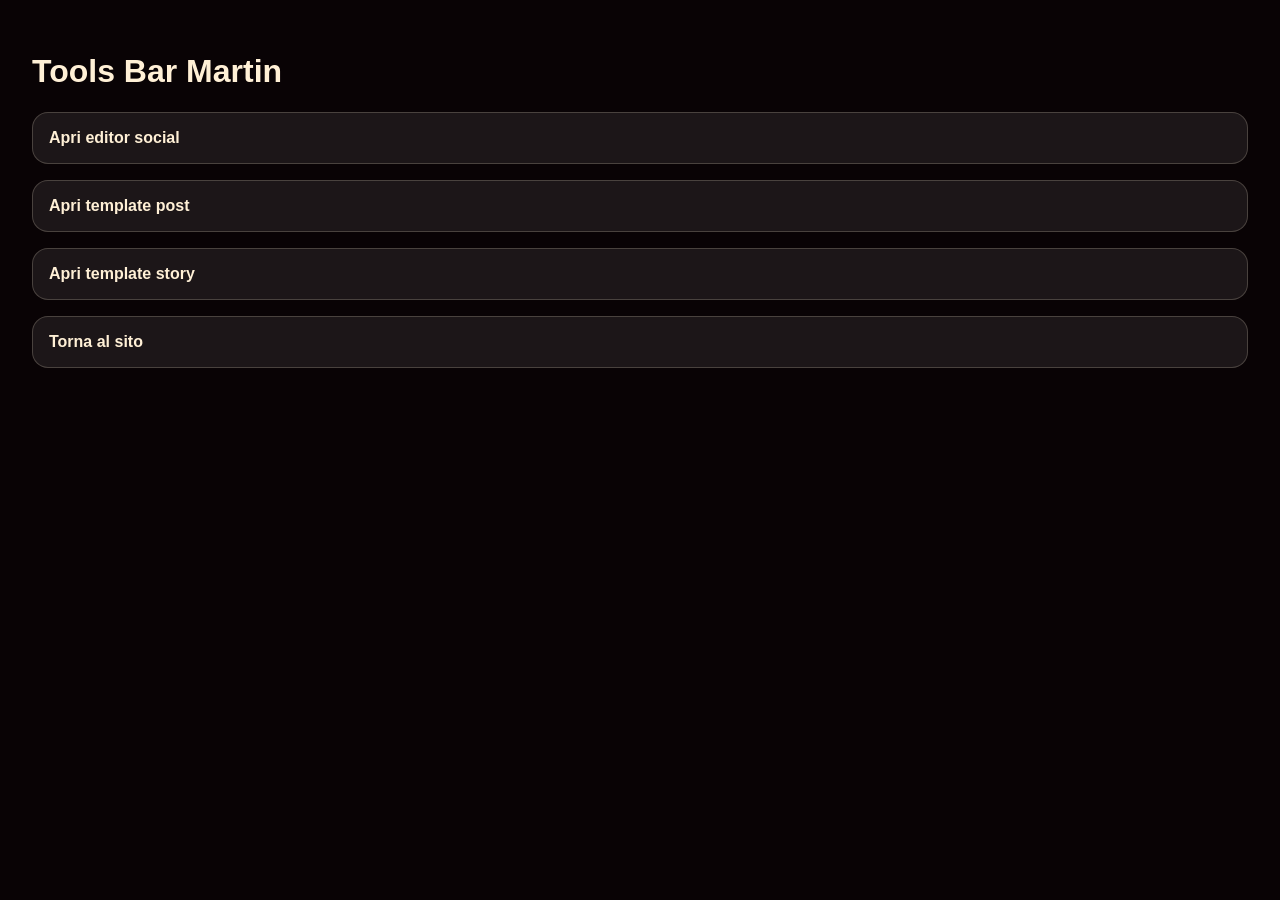
<file: tools.html>
<!doctype html>
<html lang="it">
<head>
  <meta charset="utf-8" />
  <meta name="viewport" content="width=device-width, initial-scale=1" />
  <title>Tools Bar Martin</title>
  <style>
    body{margin:0;background:#090305;color:#fff0d6;font-family:Arial,sans-serif;padding:32px}
    a{color:#fff0d6;display:block;margin:16px 0;padding:16px;border:1px solid #fff0d633;border-radius:16px;text-decoration:none;font-weight:800;background:#ffffff14}
  </style>
</head>
<body>
  <h1>Tools Bar Martin</h1>
  <a href="editor-social.html">Apri editor social</a>
  <a href="social/post-evento.html">Apri template post</a>
  <a href="social/story-evento.html">Apri template story</a>
  <a href="index.html">Torna al sito</a>
</body>
</html>
</file>
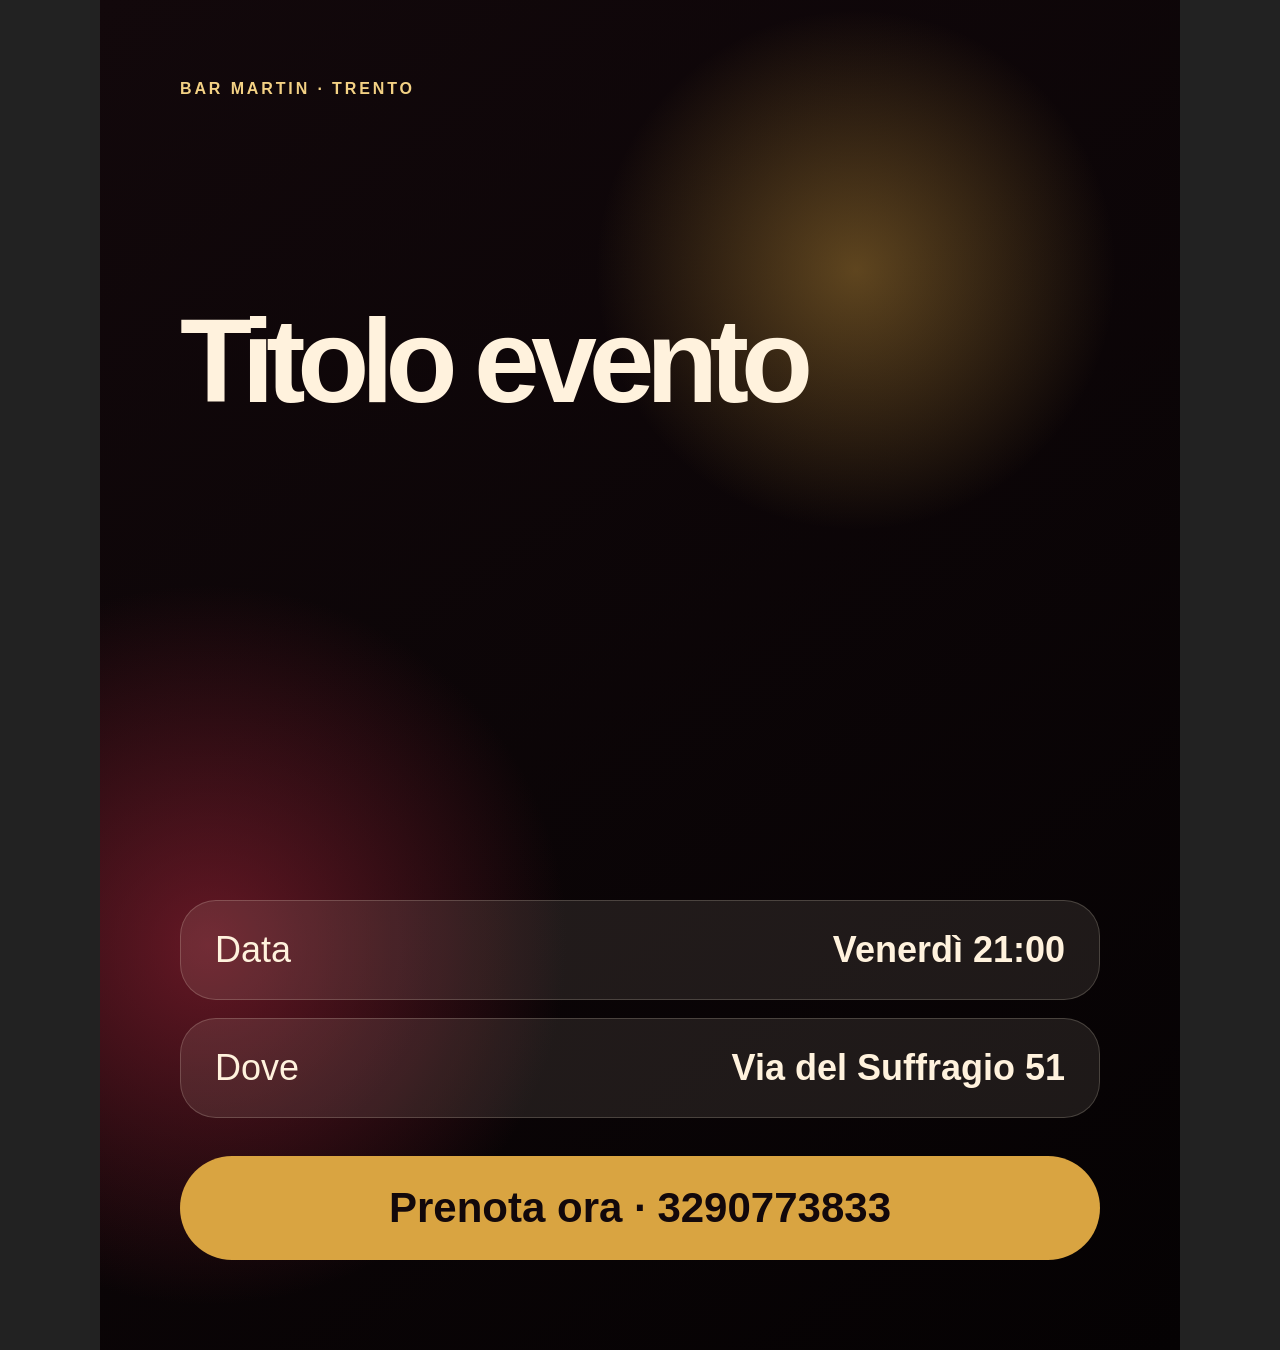
<file: graphics/post_evento_template.html>
<!doctype html>
<html lang="it"><head><meta charset="utf-8"><meta name="viewport" content="width=device-width,initial-scale=1"><title>Post Evento Bar Martin</title>
<style>
body{margin:0;background:#222;display:grid;place-items:center;min-height:100vh;font-family:Inter,Arial,sans-serif}.canvas{width:1080px;height:1350px;background:radial-gradient(circle at 70% 20%,#d9a44166,transparent 260px),radial-gradient(circle at 10% 70%,#9f243899,transparent 360px),linear-gradient(145deg,#12080b,#050203);color:#fff2dd;padding:80px;box-sizing:border-box;position:relative;overflow:hidden}.brand{font-weight:900;letter-spacing:.18em;text-transform:uppercase;color:#f3d184}.title{font-size:118px;line-height:.9;font-weight:900;letter-spacing:-.07em;margin-top:210px}.details{position:absolute;left:80px;right:80px;bottom:90px;display:grid;gap:18px}.row{display:flex;justify-content:space-between;gap:24px;background:#fff2dd18;border:1px solid #fff2dd30;border-radius:36px;padding:28px 34px;font-size:36px}.cta{background:#d9a441;color:#12080b;border-radius:999px;text-align:center;font-size:42px;font-weight:900;padding:28px;margin-top:20px}</style></head>
<body><div class="canvas"><div class="brand">Bar Martin · Trento</div><div class="title">Titolo evento</div><div class="details"><div class="row"><span>Data</span><strong>Venerdì 21:00</strong></div><div class="row"><span>Dove</span><strong>Via del Suffragio 51</strong></div><div class="cta">Prenota ora · 3290773833</div></div></div></body></html>
</file>
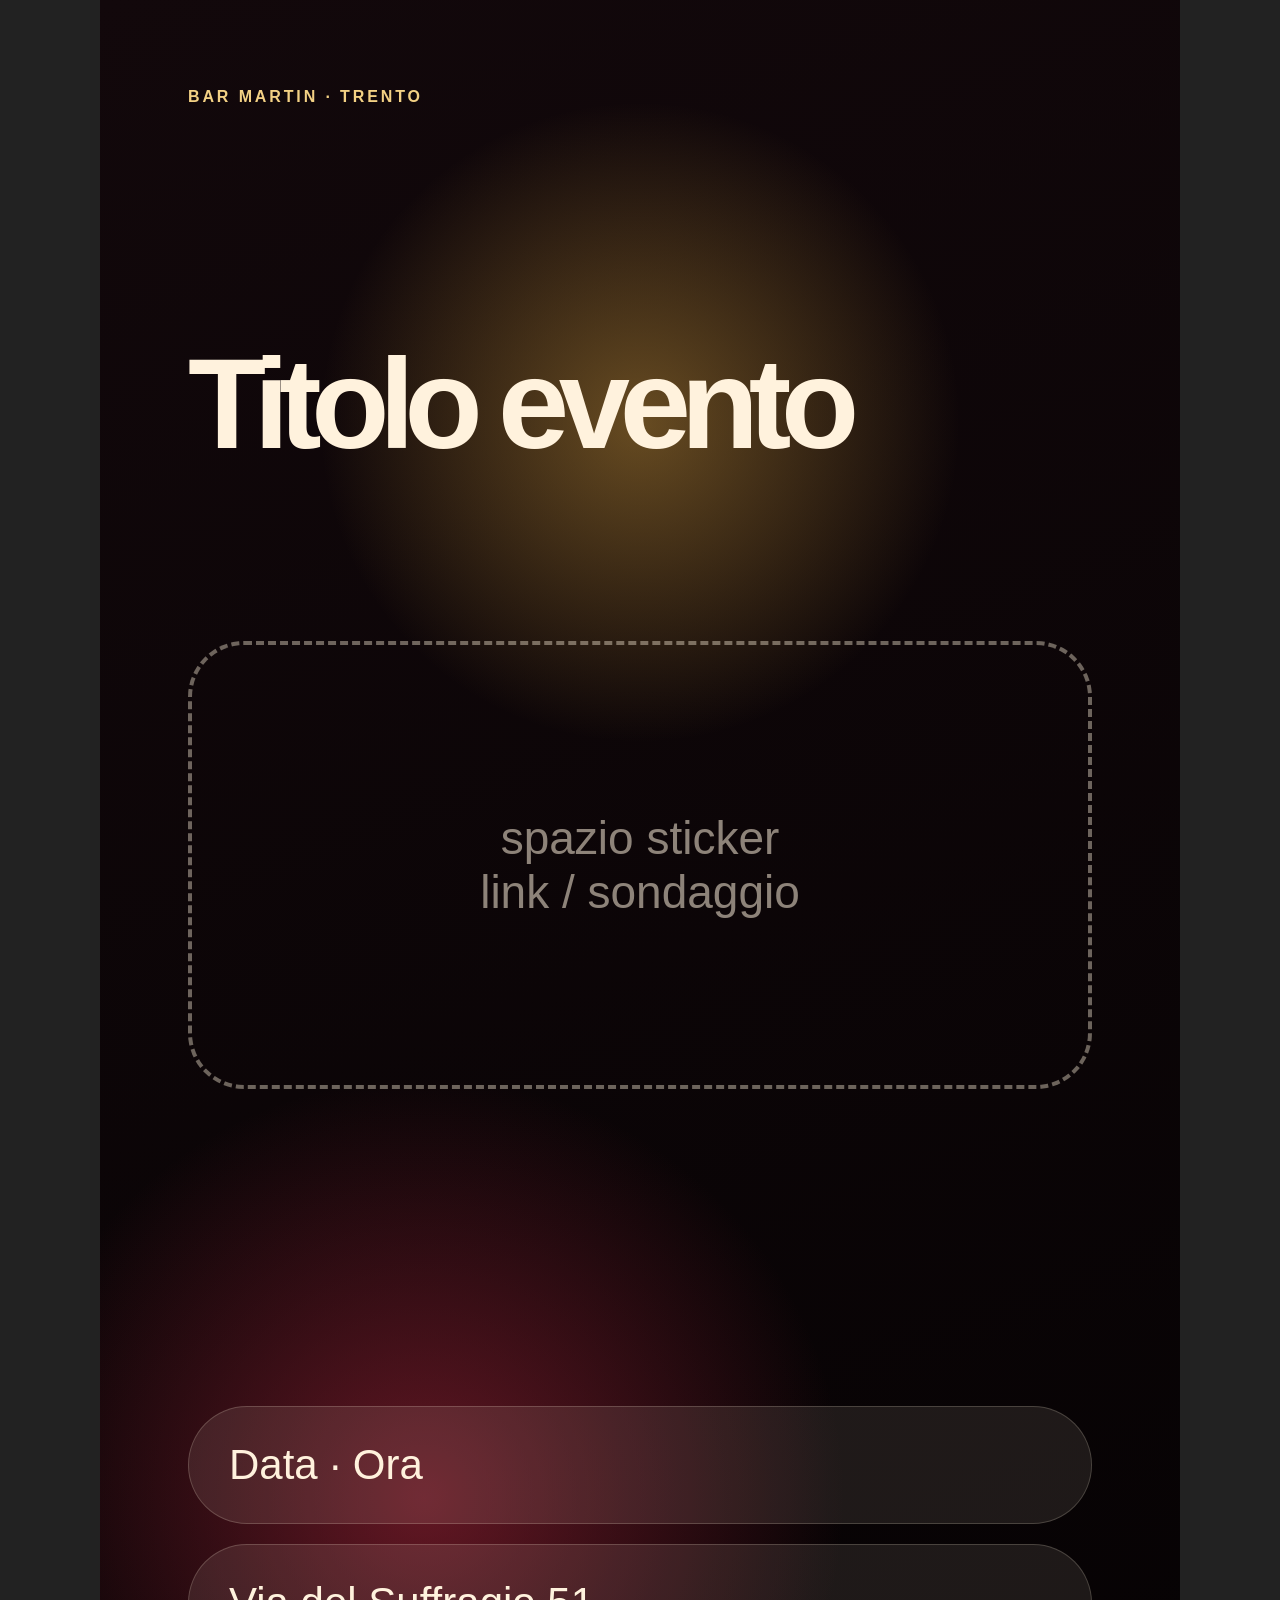
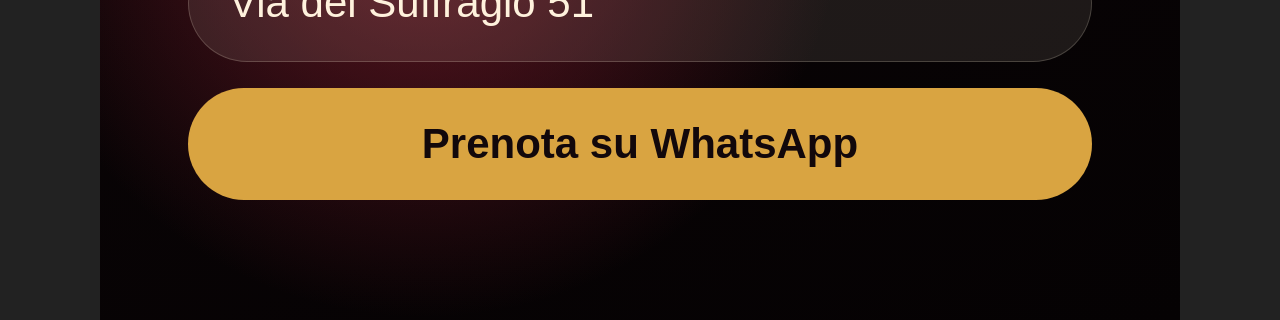
<file: graphics/story_evento_template.html>
<!doctype html>
<html lang="it"><head><meta charset="utf-8"><meta name="viewport" content="width=device-width,initial-scale=1"><title>Story Evento Bar Martin</title>
<style>
body{margin:0;background:#222;display:grid;place-items:center;min-height:100vh;font-family:Inter,Arial,sans-serif}.canvas{width:1080px;height:1920px;background:radial-gradient(circle at 50% 22%,#d9a44170,transparent 320px),radial-gradient(circle at 30% 78%,#9f243899,transparent 420px),linear-gradient(160deg,#12080b,#050203);color:#fff2dd;padding:88px;box-sizing:border-box;position:relative;overflow:hidden}.brand{font-weight:900;letter-spacing:.18em;text-transform:uppercase;color:#f3d184}.title{font-size:128px;line-height:.9;font-weight:900;letter-spacing:-.08em;margin-top:240px}.sticker-space{margin-top:180px;border:4px dashed #fff2dd66;border-radius:56px;height:440px;display:grid;place-items:center;color:#fff2dd88;font-size:46px;text-align:center}.details{position:absolute;left:88px;right:88px;bottom:120px}.pill{background:#fff2dd18;border:1px solid #fff2dd30;border-radius:999px;padding:34px 40px;font-size:42px;margin-top:20px}.cta{background:#d9a441;color:#12080b;border-radius:999px;text-align:center;font-size:42px;font-weight:900;padding:32px;margin-top:26px}</style></head>
<body><div class="canvas"><div class="brand">Bar Martin · Trento</div><div class="title">Titolo evento</div><div class="sticker-space">spazio sticker<br>link / sondaggio</div><div class="details"><div class="pill">Data · Ora</div><div class="pill">Via del Suffragio 51</div><div class="cta">Prenota su WhatsApp</div></div></div></body></html>
</file>
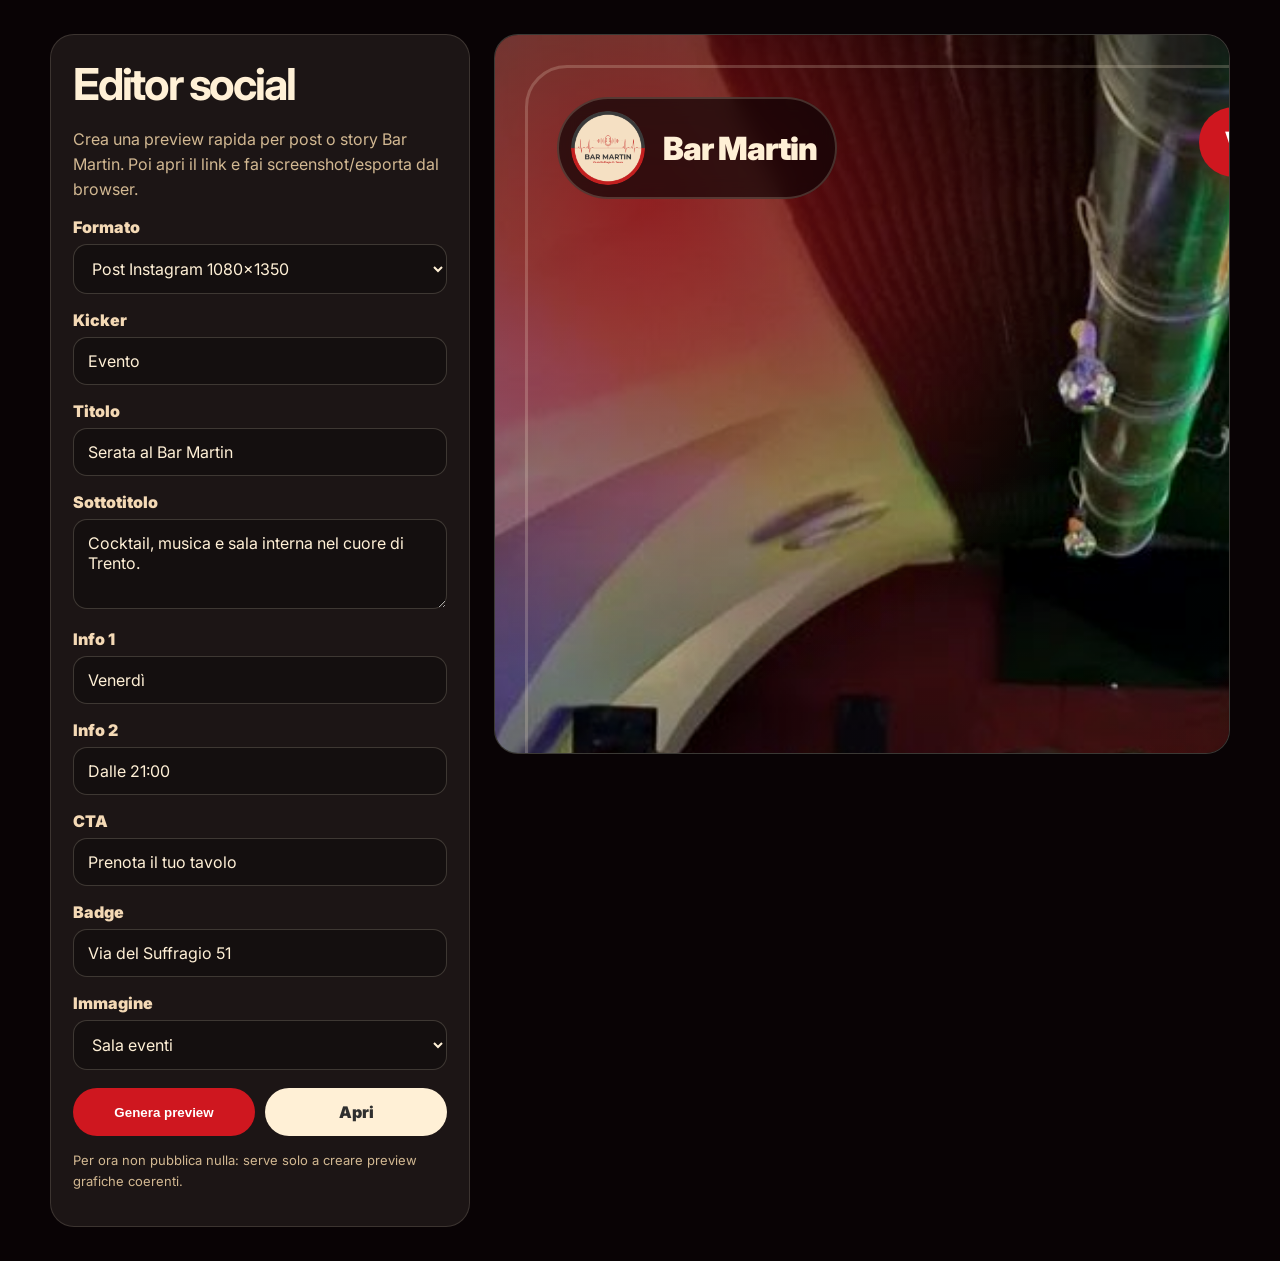
<file: social/editor.html>
<!doctype html>
<html lang="it">
<head>
  <meta charset="utf-8" />
  <meta name="viewport" content="width=device-width, initial-scale=1" />
  <title>Editor social | Bar Martin</title>
  <link rel="preconnect" href="https://fonts.googleapis.com">
  <link rel="preconnect" href="https://fonts.gstatic.com" crossorigin>
  <link href="https://fonts.googleapis.com/css2?family=Inter:wght@400;700;800;900&display=swap" rel="stylesheet">
  <style>
    * { box-sizing: border-box; }
    body { margin: 0; font-family: Inter, Arial, sans-serif; background: #090305; color: #fff0d6; }
    main { width: min(1180px, calc(100% - 32px)); margin: 0 auto; padding: 34px 0; display: grid; grid-template-columns: 420px 1fr; gap: 24px; align-items: start; }
    h1 { margin: 0 0 10px; font-size: 44px; letter-spacing: -.05em; }
    p { color: #d2b892; line-height: 1.55; }
    .panel { background: rgba(255,240,214,.08); border: 1px solid rgba(255,240,214,.14); border-radius: 24px; padding: 22px; }
    label { display: block; margin: 16px 0 7px; color: #f4d9b5; font-weight: 900; }
    input, textarea, select { width: 100%; border: 1px solid rgba(255,240,214,.18); background: rgba(0,0,0,.28); color: #fff0d6; border-radius: 14px; padding: 13px 14px; font: inherit; }
    textarea { min-height: 90px; resize: vertical; }
    .buttons { display: grid; grid-template-columns: 1fr 1fr; gap: 10px; margin-top: 18px; }
    button, a.button { border: 0; border-radius: 999px; padding: 14px 18px; font-weight: 900; background: #cf171f; color: white; text-align: center; cursor: pointer; text-decoration: none; }
    button.secondary, a.secondary { background: #fff0d6; color: #2f2f2f; }
    iframe { width: 100%; min-height: 720px; border: 1px solid rgba(255,240,214,.14); border-radius: 24px; background: #1b1b1b; }
    .hint { font-size: 13px; margin-top: 14px; }
    @media (max-width: 980px) { main { grid-template-columns: 1fr; } iframe { min-height: 620px; } }
  </style>
</head>
<body>
  <main>
    <section class="panel">
      <h1>Editor social</h1>
      <p>Crea una preview rapida per post o story Bar Martin. Poi apri il link e fai screenshot/esporta dal browser.</p>

      <label for="template">Formato</label>
      <select id="template">
        <option value="post-evento.html">Post Instagram 1080x1350</option>
        <option value="story-evento.html">Story Instagram 1080x1920</option>
      </select>

      <label for="kicker">Kicker</label>
      <input id="kicker" value="Evento">

      <label for="title">Titolo</label>
      <input id="title" value="Serata al Bar Martin">

      <label for="subtitle">Sottotitolo</label>
      <textarea id="subtitle">Cocktail, musica e sala interna nel cuore di Trento.</textarea>

      <label for="date">Info 1</label>
      <input id="date" value="Venerdì">

      <label for="time">Info 2</label>
      <input id="time" value="Dalle 21:00">

      <label for="cta">CTA</label>
      <input id="cta" value="Prenota il tuo tavolo">

      <label for="badge">Badge</label>
      <input id="badge" value="Via del Suffragio 51">

      <label for="image">Immagine</label>
      <select id="image">
        <option value="../images/foto-sala-eventi.jpg">Sala eventi</option>
        <option value="../images/foto-cocktail-lilla.jpg">Cocktail lilla</option>
        <option value="../images/foto-aperitivo-cocktail-rossi.jpg">Aperitivo</option>
        <option value="../images/foto-te-iraniano.jpg">Tè iraniano</option>
      </select>

      <div class="buttons">
        <button id="generate">Genera preview</button>
        <a class="button secondary" id="openLink" href="post-evento.html" target="_blank" rel="noopener">Apri</a>
      </div>
      <p class="hint">Per ora non pubblica nulla: serve solo a creare preview grafiche coerenti.</p>
    </section>

    <section>
      <iframe id="preview" src="post-evento.html" title="Preview social"></iframe>
    </section>
  </main>

  <script>
    const fields = ['kicker', 'title', 'subtitle', 'date', 'time', 'cta', 'badge', 'image'];
    const preview = document.getElementById('preview');
    const openLink = document.getElementById('openLink');

    function buildUrl() {
      const template = document.getElementById('template').value;
      const params = new URLSearchParams();
      fields.forEach(id => params.set(id, document.getElementById(id).value));
      return `${template}?${params.toString()}`;
    }

    function updatePreview() {
      const url = buildUrl();
      preview.src = url;
      openLink.href = url;
    }

    document.getElementById('generate').addEventListener('click', updatePreview);
    fields.concat(['template']).forEach(id => {
      document.getElementById(id).addEventListener('change', updatePreview);
    });
  </script>
</body>
</html>
</file>
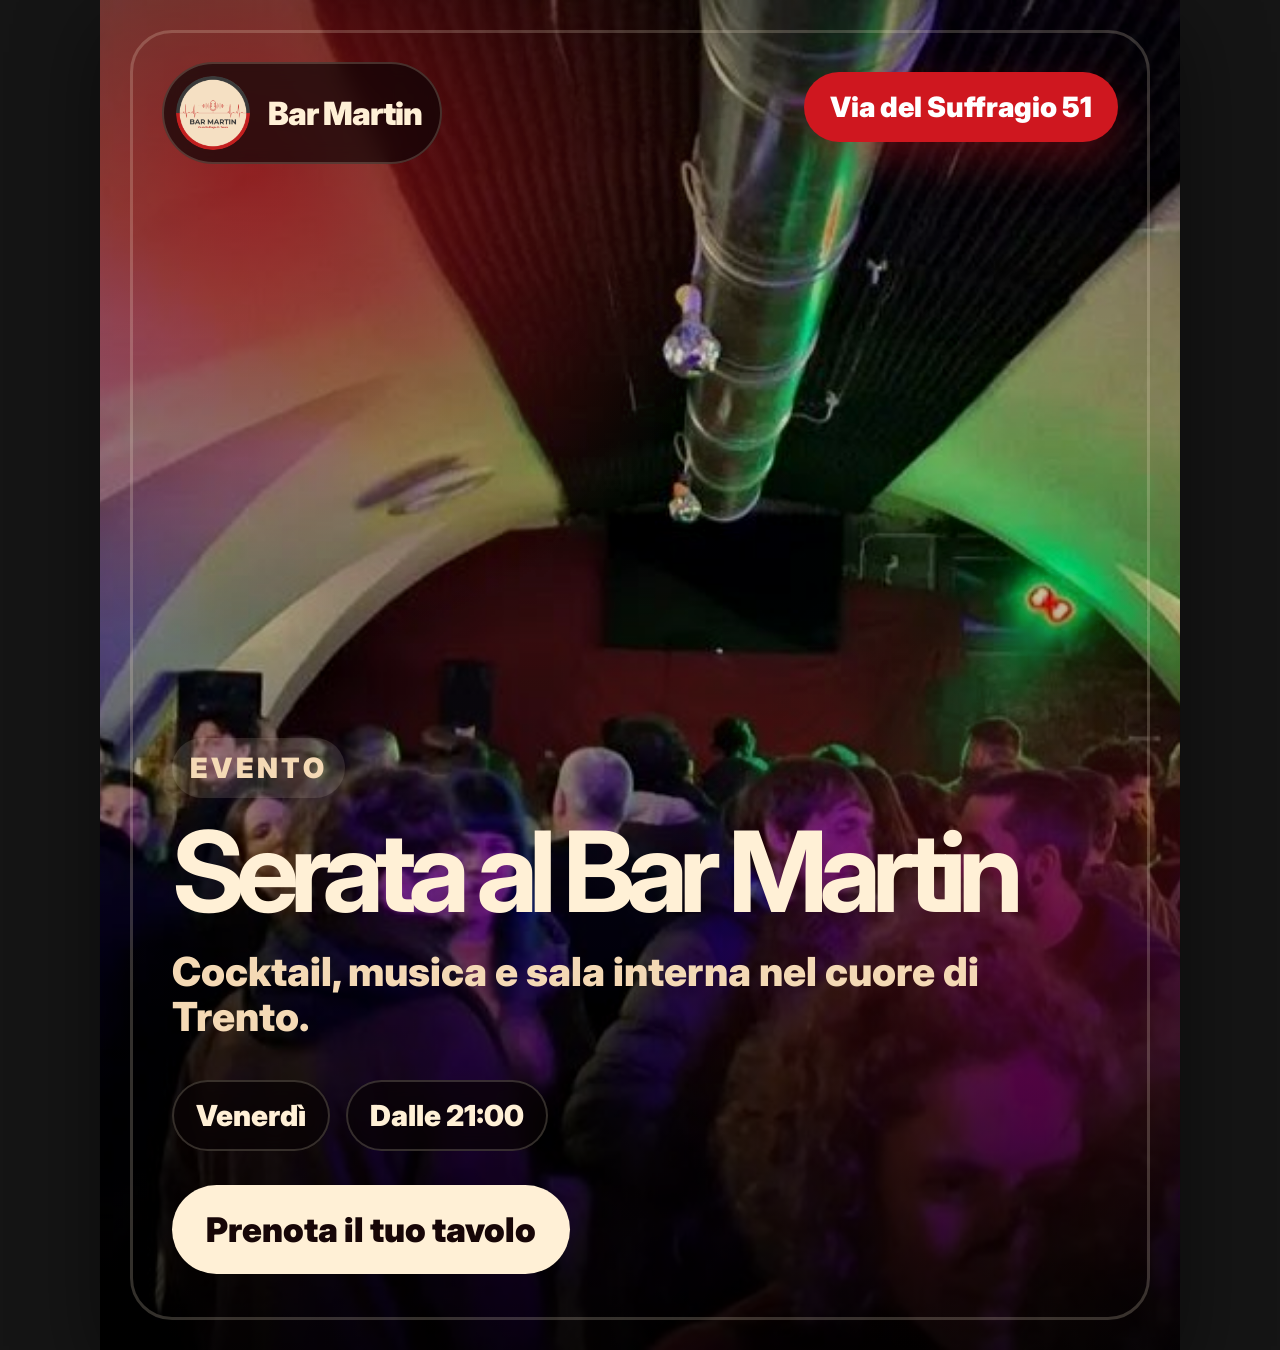
<file: social/post-evento.html>
<!doctype html>
<html lang="it">
<head>
  <meta charset="utf-8" />
  <meta name="viewport" content="width=device-width, initial-scale=1" />
  <title>Template post evento | Bar Martin</title>
  <link rel="preconnect" href="https://fonts.googleapis.com">
  <link rel="preconnect" href="https://fonts.gstatic.com" crossorigin>
  <link href="https://fonts.googleapis.com/css2?family=Inter:wght@400;700;800;900&display=swap" rel="stylesheet">
  <link rel="stylesheet" href="social.css" />
</head>
<body>
  <div class="artboard post" data-template="post">
    <div class="logo">
      <img src="../images/logo.png" alt="Bar Martin">
      <span>Bar Martin</span>
    </div>
    <div class="badge" data-field="badge">Via del Suffragio 51</div>
    <div class="photo">
      <img data-field="image" src="../images/foto-sala-eventi.jpg" alt="Bar Martin">
    </div>
    <div class="content">
      <p class="kicker" data-field="kicker">Evento</p>
      <h1 data-field="title">Serata al Bar Martin</h1>
      <p class="subtitle" data-field="subtitle">Cocktail, musica e sala interna nel cuore di Trento.</p>
      <div class="info-row">
        <span data-field="date">Venerdì</span>
        <span data-field="time">Dalle 21:00</span>
      </div>
      <div class="cta" data-field="cta">Prenota il tuo tavolo</div>
    </div>
  </div>
  <script src="social-content.js"></script>
  <script src="social-render.js"></script>
</body>
</html>
</file>
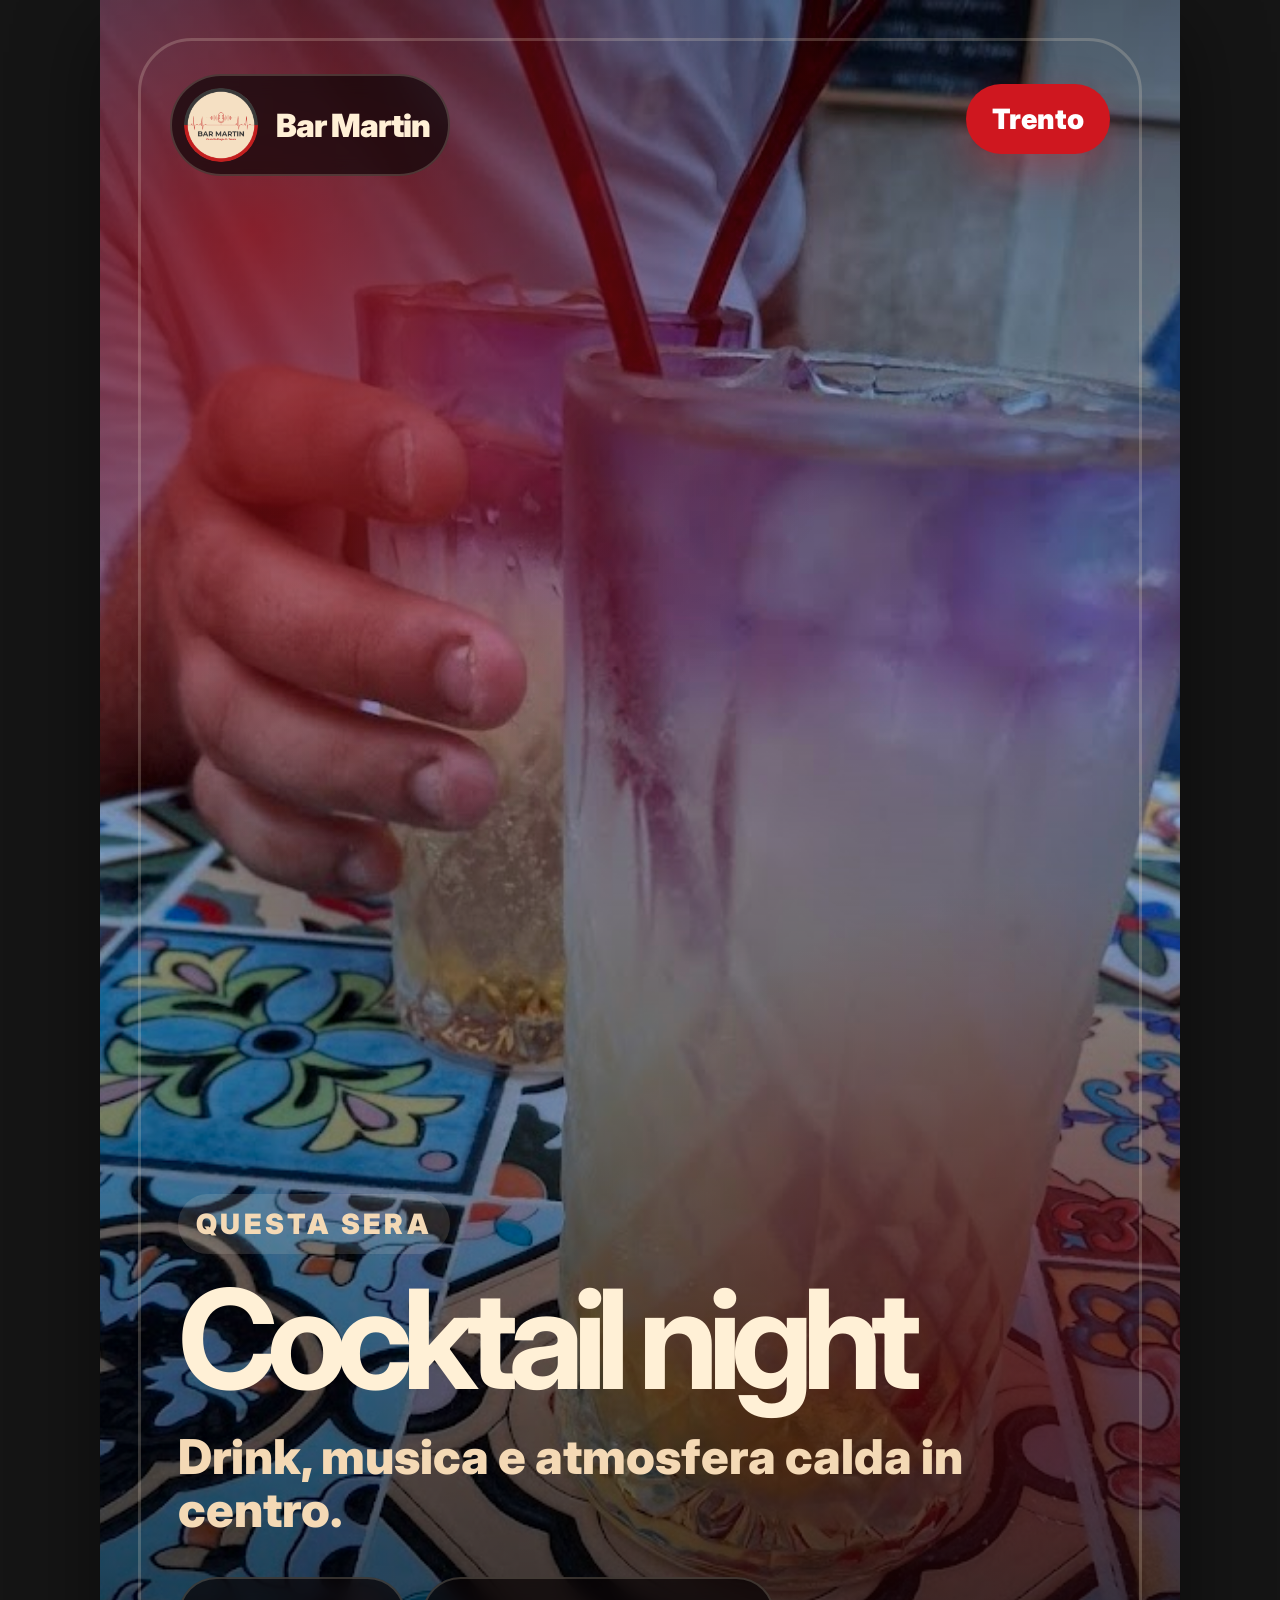
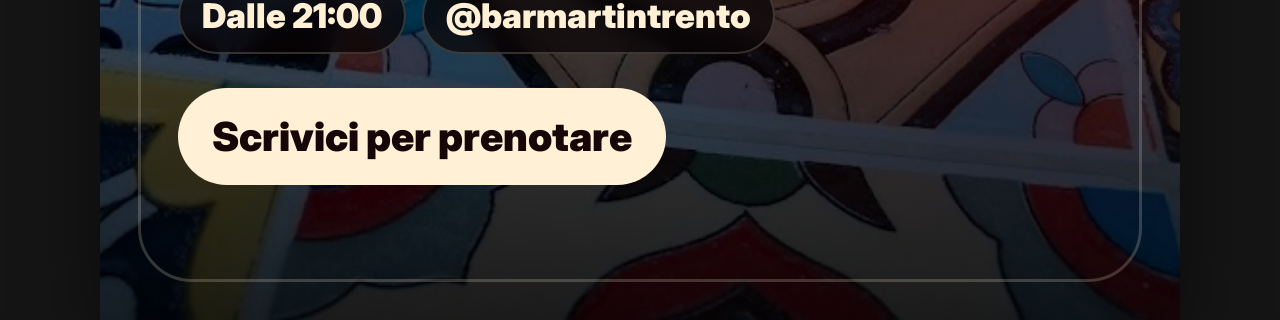
<file: social/story-evento.html>
<!doctype html>
<html lang="it">
<head>
  <meta charset="utf-8" />
  <meta name="viewport" content="width=device-width, initial-scale=1" />
  <title>Template story evento | Bar Martin</title>
  <link rel="preconnect" href="https://fonts.googleapis.com">
  <link rel="preconnect" href="https://fonts.gstatic.com" crossorigin>
  <link href="https://fonts.googleapis.com/css2?family=Inter:wght@400;700;800;900&display=swap" rel="stylesheet">
  <link rel="stylesheet" href="social.css" />
</head>
<body>
  <div class="artboard story" data-template="story">
    <div class="logo">
      <img src="../images/logo.png" alt="Bar Martin">
      <span>Bar Martin</span>
    </div>
    <div class="badge" data-field="badge">Trento</div>
    <div class="photo">
      <img data-field="image" src="../images/foto-cocktail-lilla.jpg" alt="Bar Martin">
    </div>
    <div class="content">
      <p class="kicker" data-field="kicker">Questa sera</p>
      <h1 data-field="title">Cocktail night</h1>
      <p class="subtitle" data-field="subtitle">Drink, musica e atmosfera calda in centro.</p>
      <div class="info-row">
        <span data-field="date">Dalle 21:00</span>
        <span data-field="time">@barmartintrento</span>
      </div>
      <div class="cta" data-field="cta">Scrivici per prenotare</div>
    </div>
  </div>
  <script src="social-content.js"></script>
  <script src="social-render.js"></script>
</body>
</html>
</file>
<file: css/martin.css>
:root {
  --logo-url: url("https://lh3.googleusercontent.com/sitesv/AA5AbUBOkmMp5mqFvqJDj6X-OLl3aDtblhCVwmZsx037_bjuZxTQ5CjuDIUqzgtlSbyF2AaG1CMqPoJyF_Y4-MFJu8jv659PqR7E4q9XV1446HYDtO_SuNSuaUxsgD99vqKKM9spj5Kr4lKGwhdzyKPmVHv65dRy8jH_MIh-RfU99uQUceyZaBwR93KqS1kWGm0%3Dw16383");
  --bg: #090305;
  --panel: #150b0d;
  --panel-2: #201013;
  --cream: #fff0d6;
  --cream-2: #f4d9b5;
  --muted: #cdb99a;
  --red: #cf171f;
  --red-2: #98121a;
  --line: rgba(255, 240, 214, .15);
  --card: rgba(255, 240, 214, .075);
  --shadow: 0 24px 70px rgba(0,0,0,.36);
  --max: 1180px;
}

* { box-sizing: border-box; }
html { scroll-behavior: smooth; }
body {
  margin: 0;
  min-height: 100vh;
  color: var(--cream);
  background:
    radial-gradient(circle at 0 0, rgba(207, 23, 31, .36), transparent 30rem),
    radial-gradient(circle at 100% 10%, rgba(255, 240, 214, .12), transparent 28rem),
    linear-gradient(150deg, var(--bg), #030102 75%);
  font-family: Inter, system-ui, -apple-system, BlinkMacSystemFont, "Segoe UI", sans-serif;
  padding-bottom: 0;
}

a { color: inherit; text-decoration: none; }
img { display: block; max-width: 100%; }
main { width: 100%; }

.topbar {
  position: sticky;
  top: 0;
  z-index: 50;
  width: 100%;
  display: flex;
  align-items: center;
  justify-content: space-between;
  gap: 14px;
  padding: 12px max(16px, calc((100vw - var(--max)) / 2));
  background: rgba(9, 3, 5, .88);
  border-bottom: 1px solid var(--line);
  backdrop-filter: blur(18px);
}
.brand { display: flex; align-items: center; gap: 11px; min-width: 0; }
.logo-emblem {
  width: 48px;
  height: 48px;
  flex: 0 0 48px;
  border-radius: 50%;
  background: var(--logo-url) center / cover no-repeat, var(--cream-2);
  box-shadow: 0 12px 30px rgba(0,0,0,.28);
}
.brand strong { display: block; font-size: 17px; line-height: 1; }
.brand small { display: block; margin-top: 4px; color: var(--muted); font-size: 12px; white-space: nowrap; }
.nav { display: flex; align-items: center; gap: 6px; font-size: 14px; font-weight: 900; color: var(--muted); }
.nav a { padding: 11px 13px; border-radius: 999px; }
.nav a:hover { background: var(--card); color: var(--cream); }
.nav-toggle { display: none; width: 44px; height: 44px; border-radius: 50%; border: 1px solid var(--line); background: var(--card); color: var(--cream); font-size: 22px; }

.hero, .section {
  width: min(var(--max), calc(100% - 32px));
  margin-inline: auto;
}
.hero {
  min-height: calc(100vh - 74px);
  display: grid;
  grid-template-columns: minmax(0, 1fr) minmax(300px, 440px);
  gap: clamp(32px, 7vw, 78px);
  align-items: center;
  padding-block: clamp(46px, 8vw, 104px);
}
.section { padding-block: clamp(52px, 8vw, 94px); }
.eyebrow {
  margin: 0 0 13px;
  color: var(--cream-2);
  text-transform: uppercase;
  letter-spacing: .13em;
  font-size: 12px;
  font-weight: 900;
}
h1, h2, h3, p { margin-top: 0; }
h1 { margin-bottom: 22px; font-size: clamp(48px, 8vw, 96px); line-height: .9; letter-spacing: -.065em; }
h2 { margin-bottom: 16px; font-size: clamp(32px, 5vw, 56px); line-height: 1; letter-spacing: -.05em; }
h3 { margin-bottom: 10px; font-size: 24px; letter-spacing: -.03em; }
p { color: var(--muted); line-height: 1.65; }
.lead { max-width: 720px; font-size: clamp(18px, 2.4vw, 24px); line-height: 1.55; }
.actions, .contact-actions { display: flex; flex-wrap: wrap; gap: 12px; margin-top: 26px; }
.btn, .contact-actions a {
  display: inline-flex;
  align-items: center;
  justify-content: center;
  min-height: 50px;
  padding: 14px 20px;
  border-radius: 999px;
  border: 1px solid var(--line);
  font-weight: 900;
}
.btn.primary, .contact-actions a:first-child { background: var(--red); color: #fff; border-color: transparent; }
.btn.secondary { background: var(--cream); color: #2f2f2f; border-color: transparent; }

.hero-visual { position: relative; min-height: 430px; display: grid; place-items: center; }
.hero-visual::before {
  content: "";
  position: absolute;
  inset: 2% 0;
  border-radius: 38px;
  background: linear-gradient(145deg, rgba(255,240,214,.15), rgba(207,23,31,.12));
  border: 1px solid var(--line);
  box-shadow: var(--shadow);
}
.hero-logo {
  position: relative;
  width: min(82%, 365px);
  aspect-ratio: 1;
  border-radius: 50%;
  background: var(--logo-url) center / cover no-repeat, var(--cream-2);
  box-shadow: 0 32px 80px rgba(0,0,0,.44);
}
.quick-card {
  position: absolute;
  left: 50%;
  bottom: 4px;
  transform: translateX(-50%);
  width: min(86%, 340px);
  padding: 16px 18px;
  border-radius: 22px;
  background: rgba(9, 3, 5, .88);
  border: 1px solid var(--line);
  text-align: center;
  box-shadow: var(--shadow);
}
.quick-card span { display: block; margin-bottom: 5px; color: var(--cream-2); font-size: 12px; font-weight: 900; text-transform: uppercase; letter-spacing: .12em; }

.intro-grid { display: grid; grid-template-columns: repeat(3, 1fr); gap: 16px; }
.info-card, .event-card, .contact-card, .hours-card, .photo-card, .menu-category {
  background: var(--card);
  border: 1px solid var(--line);
  border-radius: 28px;
  box-shadow: 0 20px 60px rgba(0,0,0,.18);
}
.info-card { padding: 26px; }
.info-card .icon { display: block; margin-bottom: 16px; font-size: 32px; }
.info-card h2 { font-size: 27px !important; line-height: 1.05 !important; letter-spacing: -.04em !important; }
.info-card p { margin-bottom: 0; }

.soft-panel {
  width: 100%;
  max-width: none;
  padding-inline: max(16px, calc((100vw - var(--max)) / 2));
  background: linear-gradient(180deg, rgba(255,240,214,.05), rgba(255,240,214,.02));
  border-block: 1px solid rgba(255,240,214,.08);
}
.section-title { max-width: 820px; margin-bottom: 34px; }
.events-list { display: grid; grid-template-columns: repeat(3, 1fr); gap: 16px; }
.event-card { min-height: 260px; padding: 24px; display: flex; flex-direction: column; justify-content: space-between; }
.event-date { display: inline-flex; width: fit-content; margin-bottom: 18px; padding: 8px 10px; border-radius: 999px; background: rgba(207,23,31,.18); color: var(--cream-2); font-weight: 900; font-size: 13px; }
.event-bottom { display: flex; flex-wrap: wrap; align-items: center; justify-content: space-between; gap: 10px; margin-top: 20px; }
.event-bottom span { color: var(--muted); font-weight: 900; }
.event-bottom a { padding: 10px 12px; border-radius: 999px; background: var(--red); color: #fff; font-size: 13px; font-weight: 900; }

.teaser-cards, .menu-pills { display: flex; flex-wrap: wrap; gap: 10px; }
.teaser-cards span, .menu-pills a { padding: 11px 14px; border-radius: 999px; background: var(--card); border: 1px solid var(--line); color: var(--cream); font-weight: 800; }
.wide-mobile { margin-top: 24px; }

.gallery-grid { display: grid; grid-template-columns: repeat(2, 1fr); gap: 16px; }
.photo-card { margin: 0; overflow: hidden; }
.photo-card img { width: 100%; height: min(54vw, 420px); object-fit: cover; background: var(--panel-2); }
.photo-card figcaption { padding: 14px 16px 18px; color: var(--muted); font-weight: 800; }
.map-card { overflow: hidden; border-radius: 28px; border: 1px solid var(--line); background: var(--card); box-shadow: var(--shadow); }
.map-card iframe { width: 100%; height: min(78vw, 500px); border: 0; display: block; }
.contact-section { display: grid; grid-template-columns: minmax(0, 1fr) minmax(280px, .62fr); gap: 16px; }
.contact-card, .hours-card { padding: 28px; }
.hours-card ul { list-style: none; padding: 0; margin: 8px 0 0; }
.hours-card li { display: flex; justify-content: space-between; gap: 14px; padding: 15px 0; border-bottom: 1px solid var(--line); }
.hours-card li:last-child { border-bottom: 0; }
.hours-card span { color: var(--muted); }
.hours-card strong { text-align: right; }

.menu-hero { padding-top: clamp(52px, 8vw, 96px); padding-bottom: 26px; }
.menu-page { padding-top: 18px; display: grid; grid-template-columns: repeat(2, minmax(0, 1fr)); gap: 16px; align-items: start; }
.menu-category { padding: 24px; scroll-margin-top: 90px; }
.menu-category-head { display: flex; align-items: center; justify-content: space-between; gap: 12px; margin-bottom: 12px; }
.menu-category-head h2 { margin: 0; font-size: 30px; }
.menu-category-head a { color: var(--cream-2); font-size: 13px; font-weight: 900; }
.menu-item { display: flex; justify-content: space-between; gap: 18px; padding: 14px 0; border-bottom: 1px solid var(--line); }
.menu-item:last-child { border-bottom: 0; }
.menu-item strong { display: block; font-size: 16px; }
.menu-item small { display: block; margin-top: 4px; color: var(--muted); }
.menu-item span { color: var(--cream-2); font-weight: 900; white-space: nowrap; text-align: right; }

.mobile-cta { display: none; }
.footer { width: min(var(--max), calc(100% - 32px)); margin-inline: auto; padding: 30px 0 44px; color: var(--muted); border-top: 1px solid var(--line); }
.reveal { opacity: 1; transform: none; }
@media (prefers-reduced-motion: no-preference) {
  .reveal { opacity: 0; transform: translateY(14px); transition: opacity .45s ease, transform .45s ease; }
  .reveal.visible { opacity: 1; transform: translateY(0); }
  .delay-1 { transition-delay: .08s; }
  .delay-2 { transition-delay: .16s; }
}

@media (max-width: 900px) {
  .topbar { padding-inline: 14px; }
  .nav-toggle { display: grid; place-items: center; }
  .nav { display: none; position: absolute; left: 14px; right: 14px; top: 72px; padding: 10px; border-radius: 22px; background: rgba(9,3,5,.96); border: 1px solid var(--line); box-shadow: var(--shadow); flex-direction: column; align-items: stretch; }
  .nav.open { display: flex; }
  .nav a { background: var(--card); padding: 14px 16px; }
  .hero { grid-template-columns: 1fr; min-height: auto; }
  .hero-visual { order: -1; min-height: 340px; }
  .intro-grid, .events-list, .gallery-grid, .contact-section, .menu-page { grid-template-columns: 1fr; }
  .event-card { min-height: auto; }
}

@media (max-width: 620px) {
  body { padding-bottom: 84px; }
  .brand small { max-width: 150px; overflow: hidden; text-overflow: ellipsis; }
  .hero, .section { width: calc(100% - 28px); }
  .soft-panel { width: 100%; padding-inline: 14px; }
  h1 { font-size: clamp(42px, 14vw, 60px); }
  h2 { font-size: clamp(29px, 10vw, 42px); }
  .lead { font-size: 18px; }
  .actions, .contact-actions { flex-direction: column; }
  .btn, .contact-actions a { width: 100%; }
  .hero-visual::before { inset: 0; border-radius: 28px; }
  .hero-logo { width: min(76vw, 300px); }
  .quick-card { bottom: -10px; }
  .info-card, .event-card, .contact-card, .hours-card, .menu-category { border-radius: 22px; padding: 20px; }
  .photo-card img { height: 310px; }
  .map-card iframe { height: 420px; }
  .menu-pills { flex-wrap: nowrap; overflow-x: auto; padding-bottom: 6px; }
  .menu-pills a { white-space: nowrap; }
  .mobile-cta { position: fixed; left: 12px; right: 12px; bottom: 12px; z-index: 60; display: grid; grid-template-columns: 1fr 1fr; gap: 8px; padding: 8px; border-radius: 999px; background: rgba(9,3,5,.93); border: 1px solid var(--line); backdrop-filter: blur(18px); box-shadow: var(--shadow); }
  .mobile-cta a { min-height: 46px; display: grid; place-items: center; border-radius: 999px; font-weight: 900; }
  .mobile-cta a:first-child { background: var(--cream); color: #2f2f2f; }
  .mobile-cta a:last-child { background: var(--red); color: #fff; }
  .footer { padding-bottom: 102px; }
}
</file>
<file: css/assets.css>
:root {
  --logo-url: url("../images/logo.png");
}

.gallery-grid {
  display: grid !important;
  grid-template-columns: repeat(4, minmax(0, 1fr)) !important;
  gap: 14px !important;
  align-items: stretch !important;
}

.photo-card {
  position: relative !important;
  overflow: hidden !important;
  border-radius: 24px !important;
  min-height: 0 !important;
  background: #12090b !important;
}

.photo-card img {
  width: 100% !important;
  aspect-ratio: 1 / 1 !important;
  height: auto !important;
  max-height: none !important;
  object-fit: cover !important;
  object-position: center !important;
  background: transparent !important;
}

.photo-card:nth-child(2) img {
  object-position: center 42% !important;
}

.photo-card figcaption {
  position: absolute !important;
  left: 10px !important;
  right: 10px !important;
  bottom: 10px !important;
  width: auto !important;
  padding: 8px 10px !important;
  border-radius: 999px !important;
  background: rgba(9, 3, 5, .78) !important;
  color: #fff0d6 !important;
  font-size: 13px !important;
  line-height: 1.1 !important;
  font-weight: 900 !important;
}

.menu-page {
  display: grid !important;
  grid-template-columns: 1fr !important;
  width: min(920px, calc(100% - 32px)) !important;
  max-width: 920px !important;
  margin-inline: auto !important;
  gap: 18px !important;
  align-items: stretch !important;
  padding-top: 16px !important;
}

.menu-category {
  width: 100% !important;
}

.menu-category-head a {
  display: none !important;
}

.menu-category-head h2 {
  font-size: clamp(28px, 4vw, 42px) !important;
}

.menu-item {
  align-items: flex-start !important;
}

.menu-item span {
  min-width: max-content !important;
}

.social-link {
  display: inline-flex;
  align-items: center;
  justify-content: center;
  min-height: 48px;
  padding: 13px 18px;
  border-radius: 999px;
  border: 1px solid rgba(255, 240, 214, .18);
  background: rgba(255, 240, 214, .08);
  font-weight: 900;
  margin-top: 12px;
}

.social-link:hover {
  background: rgba(255, 240, 214, .14);
}

@media (max-width: 900px) {
  .gallery-grid {
    grid-template-columns: repeat(2, minmax(0, 1fr)) !important;
  }
}

@media (max-width: 520px) {
  .gallery-grid {
    grid-template-columns: 1fr !important;
  }

  .photo-card img {
    aspect-ratio: 4 / 3 !important;
  }

  .menu-page {
    width: calc(100% - 28px) !important;
  }
}
</file>
<file: social/social.css>
:root {
  --night: #090305;
  --red: #cf171f;
  --cream: #fff0d6;
  --gold: #f4d9b5;
}

* { box-sizing: border-box; }
body {
  margin: 0;
  min-height: 100vh;
  display: grid;
  place-items: center;
  background: #151515;
  font-family: Inter, Arial, Helvetica, sans-serif;
  color: var(--cream);
}

.artboard {
  position: relative;
  overflow: hidden;
  background: var(--night);
  isolation: isolate;
  box-shadow: 0 24px 80px rgba(0,0,0,.48);
}
.artboard::before {
  content: "";
  position: absolute;
  inset: 0;
  z-index: 1;
  background:
    linear-gradient(180deg, rgba(0,0,0,.38), rgba(0,0,0,.10) 34%, rgba(0,0,0,.84) 100%),
    radial-gradient(circle at 14% 12%, rgba(207,23,31,.82), transparent 33%),
    radial-gradient(circle at 88% 72%, rgba(207,23,31,.54), transparent 30%);
}
.artboard::after {
  content: "";
  position: absolute;
  inset: 30px;
  z-index: 2;
  border: 3px solid rgba(255,240,214,.20);
  border-radius: 42px;
  pointer-events: none;
}

.post { width: 1080px; height: 1350px; }
.story { width: 1080px; height: 1920px; }

.photo {
  position: absolute;
  inset: 0;
  z-index: 0;
}
.photo img {
  width: 100%;
  height: 100%;
  object-fit: cover;
  filter: saturate(1.06) contrast(1.04);
}

.logo {
  position: absolute;
  top: 62px;
  left: 62px;
  z-index: 3;
  display: flex;
  align-items: center;
  gap: 18px;
  padding: 12px 18px 12px 12px;
  border-radius: 999px;
  background: rgba(9,3,5,.68);
  border: 2px solid rgba(255,240,214,.18);
  font-weight: 900;
  letter-spacing: -.03em;
  font-size: 32px;
  backdrop-filter: blur(10px);
}
.logo img {
  width: 74px;
  height: 74px;
  border-radius: 50%;
}

.badge {
  position: absolute;
  top: 72px;
  right: 62px;
  z-index: 3;
  padding: 18px 26px;
  border-radius: 999px;
  background: var(--red);
  font-size: 28px;
  font-weight: 900;
  color: #fff;
  box-shadow: 0 18px 44px rgba(207,23,31,.34);
}

.content {
  position: absolute;
  left: 72px;
  right: 72px;
  bottom: 76px;
  z-index: 3;
}

.kicker {
  display: inline-flex;
  margin: 0 0 24px;
  padding: 13px 18px;
  border-radius: 999px;
  background: rgba(255,240,214,.13);
  color: var(--gold);
  text-transform: uppercase;
  letter-spacing: .12em;
  font-size: 28px;
  font-weight: 900;
}

h1 {
  margin: 0;
  max-width: 890px;
  font-size: 112px;
  line-height: .88;
  letter-spacing: -.08em;
  text-wrap: balance;
}

.subtitle {
  margin: 30px 0 0;
  max-width: 820px;
  font-size: 40px;
  line-height: 1.12;
  color: var(--gold);
  font-weight: 850;
}

.info-row {
  display: flex;
  flex-wrap: wrap;
  gap: 16px;
  margin-top: 40px;
}
.info-row span {
  padding: 16px 22px;
  border-radius: 999px;
  background: rgba(9,3,5,.72);
  border: 2px solid rgba(255,240,214,.18);
  font-size: 29px;
  font-weight: 900;
  backdrop-filter: blur(10px);
}

.cta {
  display: inline-flex;
  margin-top: 34px;
  padding: 24px 34px;
  border-radius: 999px;
  background: var(--cream);
  color: #170607;
  font-size: 34px;
  font-weight: 950;
}

.story .logo { top: 74px; left: 70px; }
.story .badge { top: 84px; right: 70px; }
.story .content { left: 78px; right: 78px; bottom: 135px; }
.story h1 { font-size: 138px; max-width: 930px; }
.story .subtitle { font-size: 48px; max-width: 880px; }
.story .info-row span { font-size: 34px; }
.story .cta { font-size: 40px; }
.story::after { inset: 38px; border-radius: 54px; }

@media print {
  body { background: transparent; }
  .artboard { box-shadow: none; }
}
</file>
